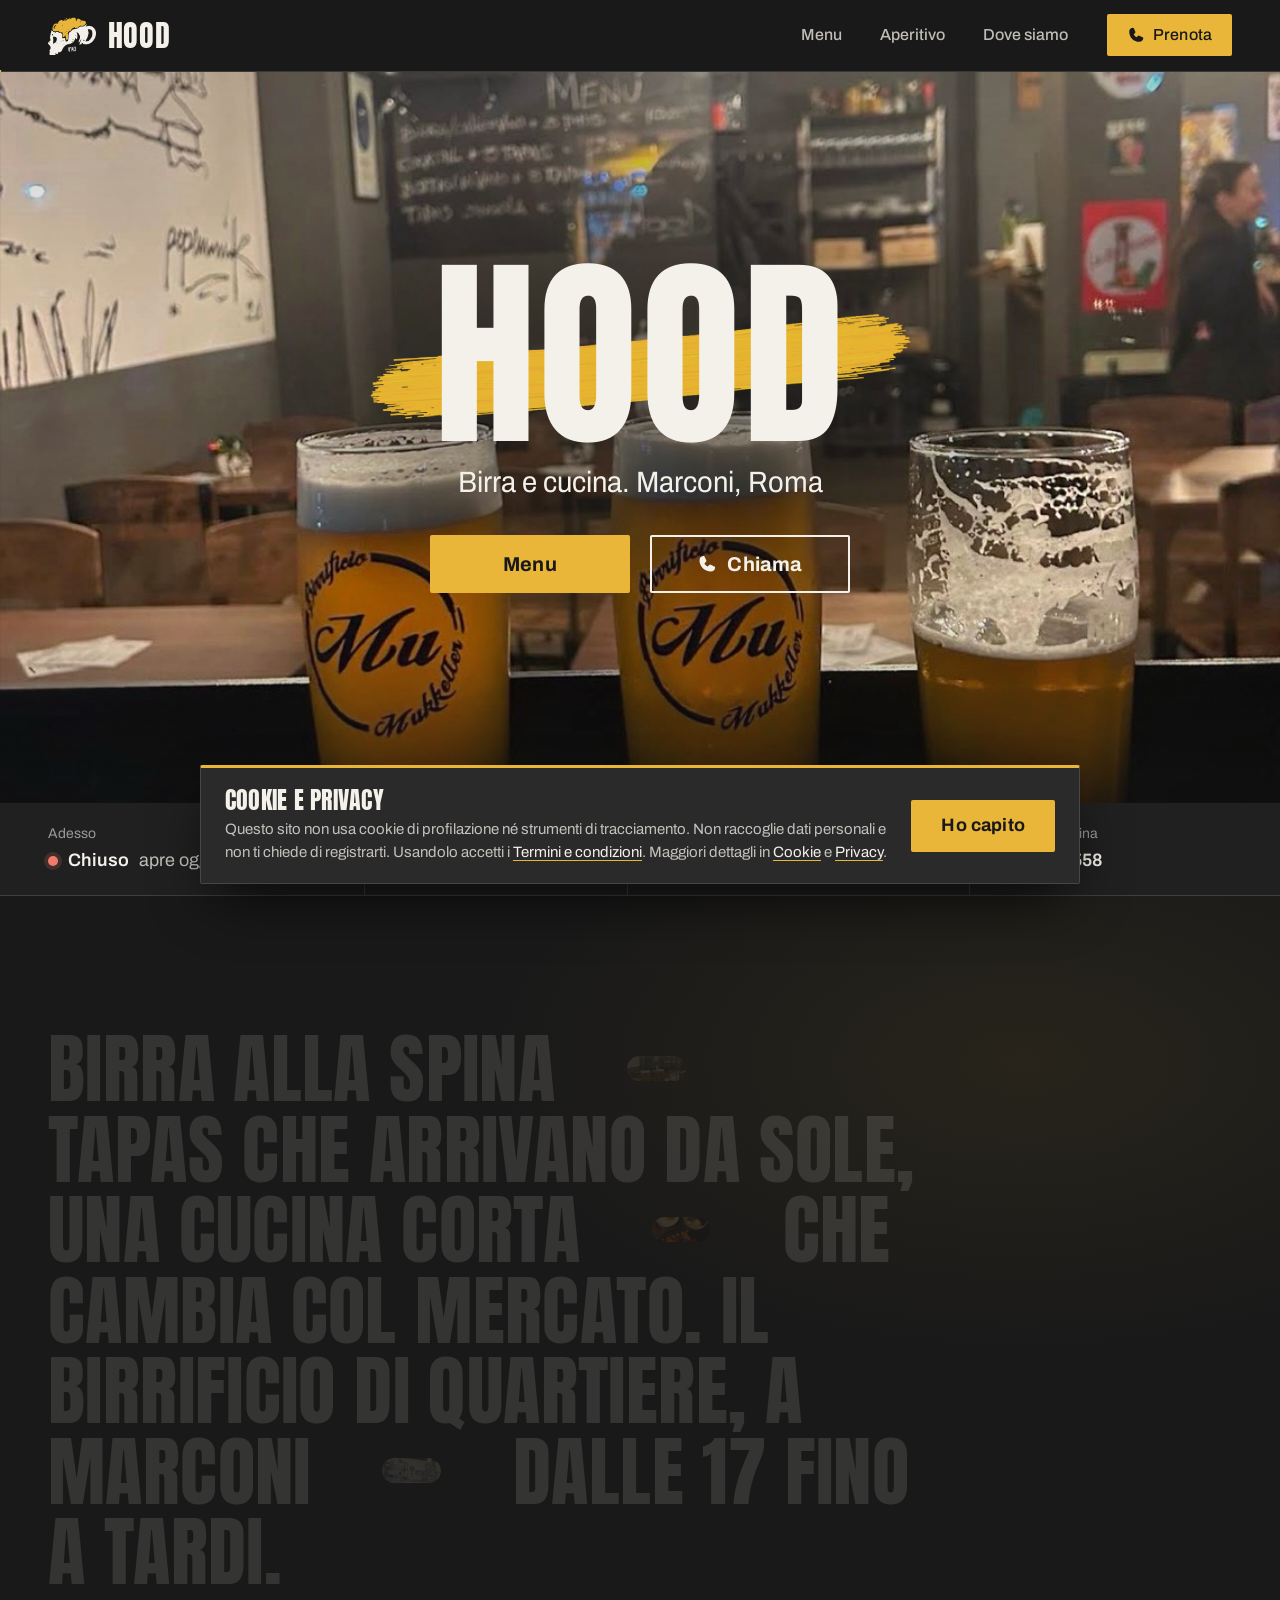
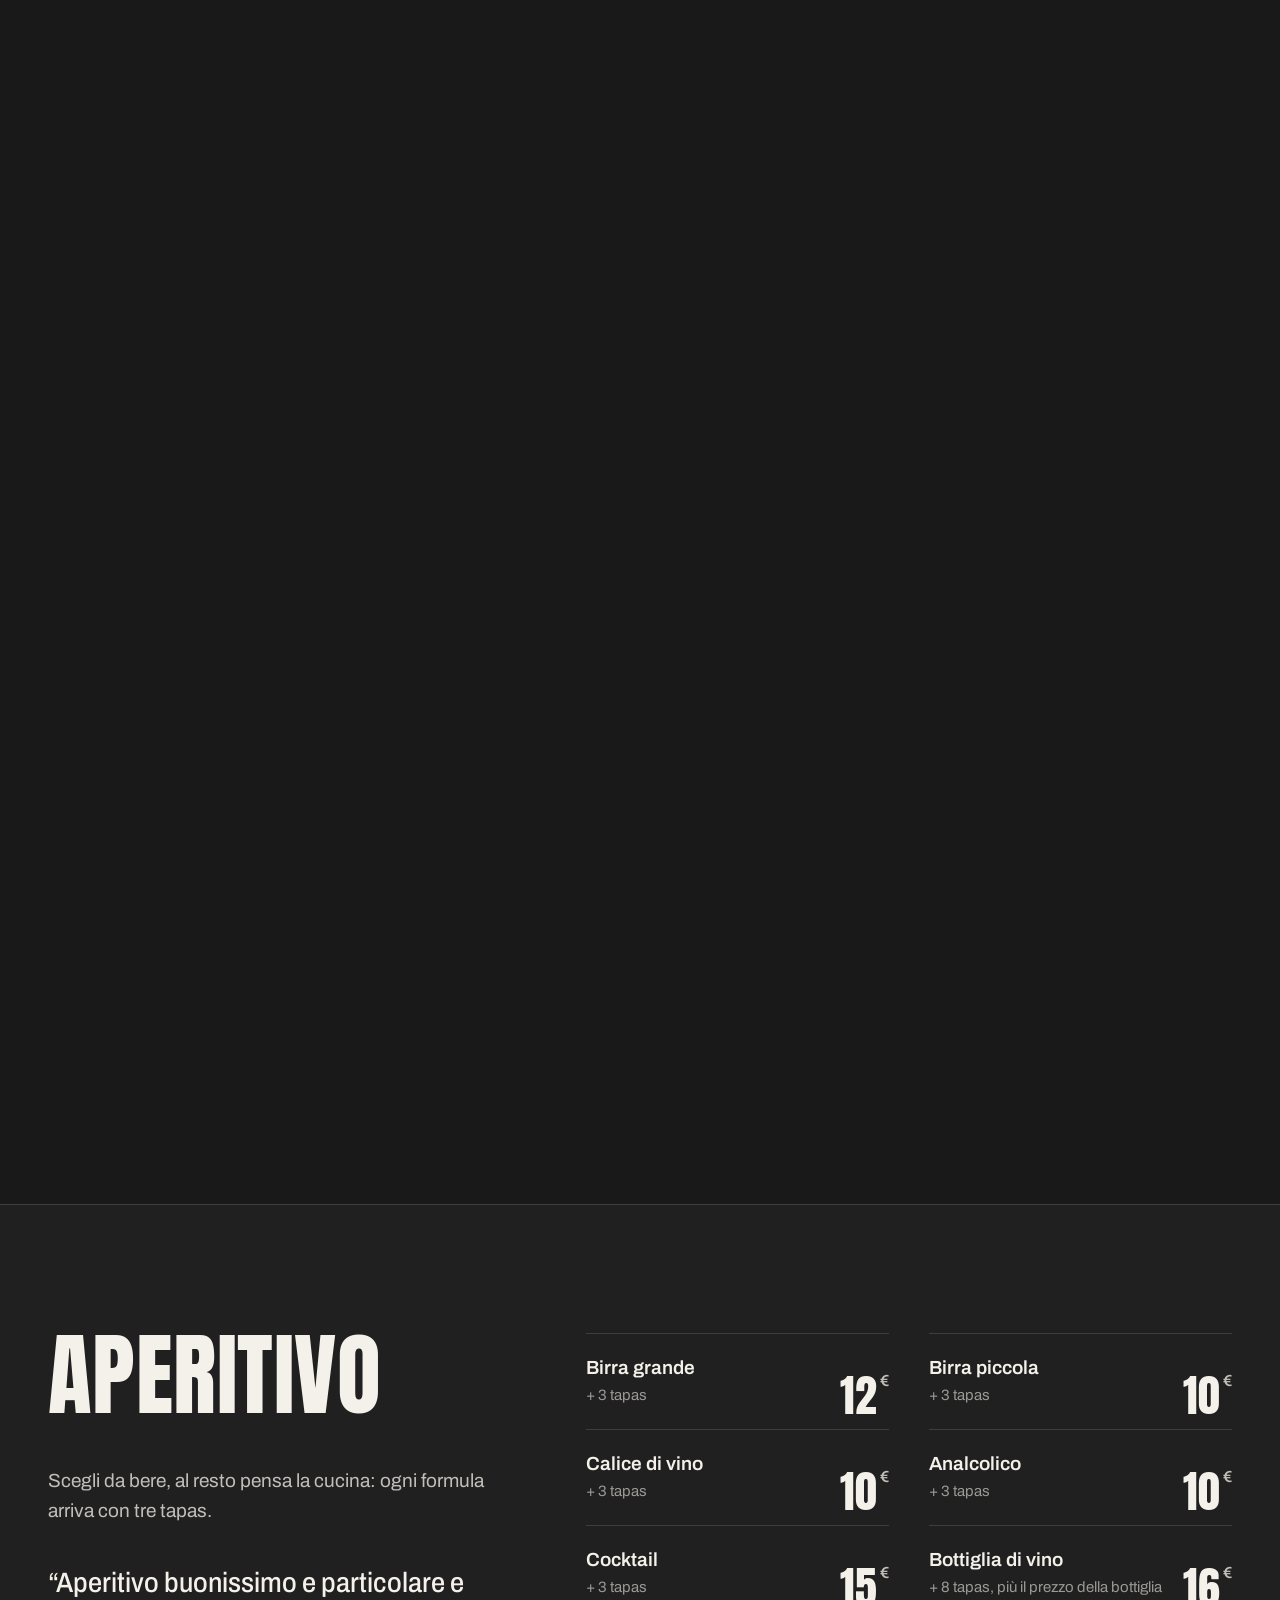
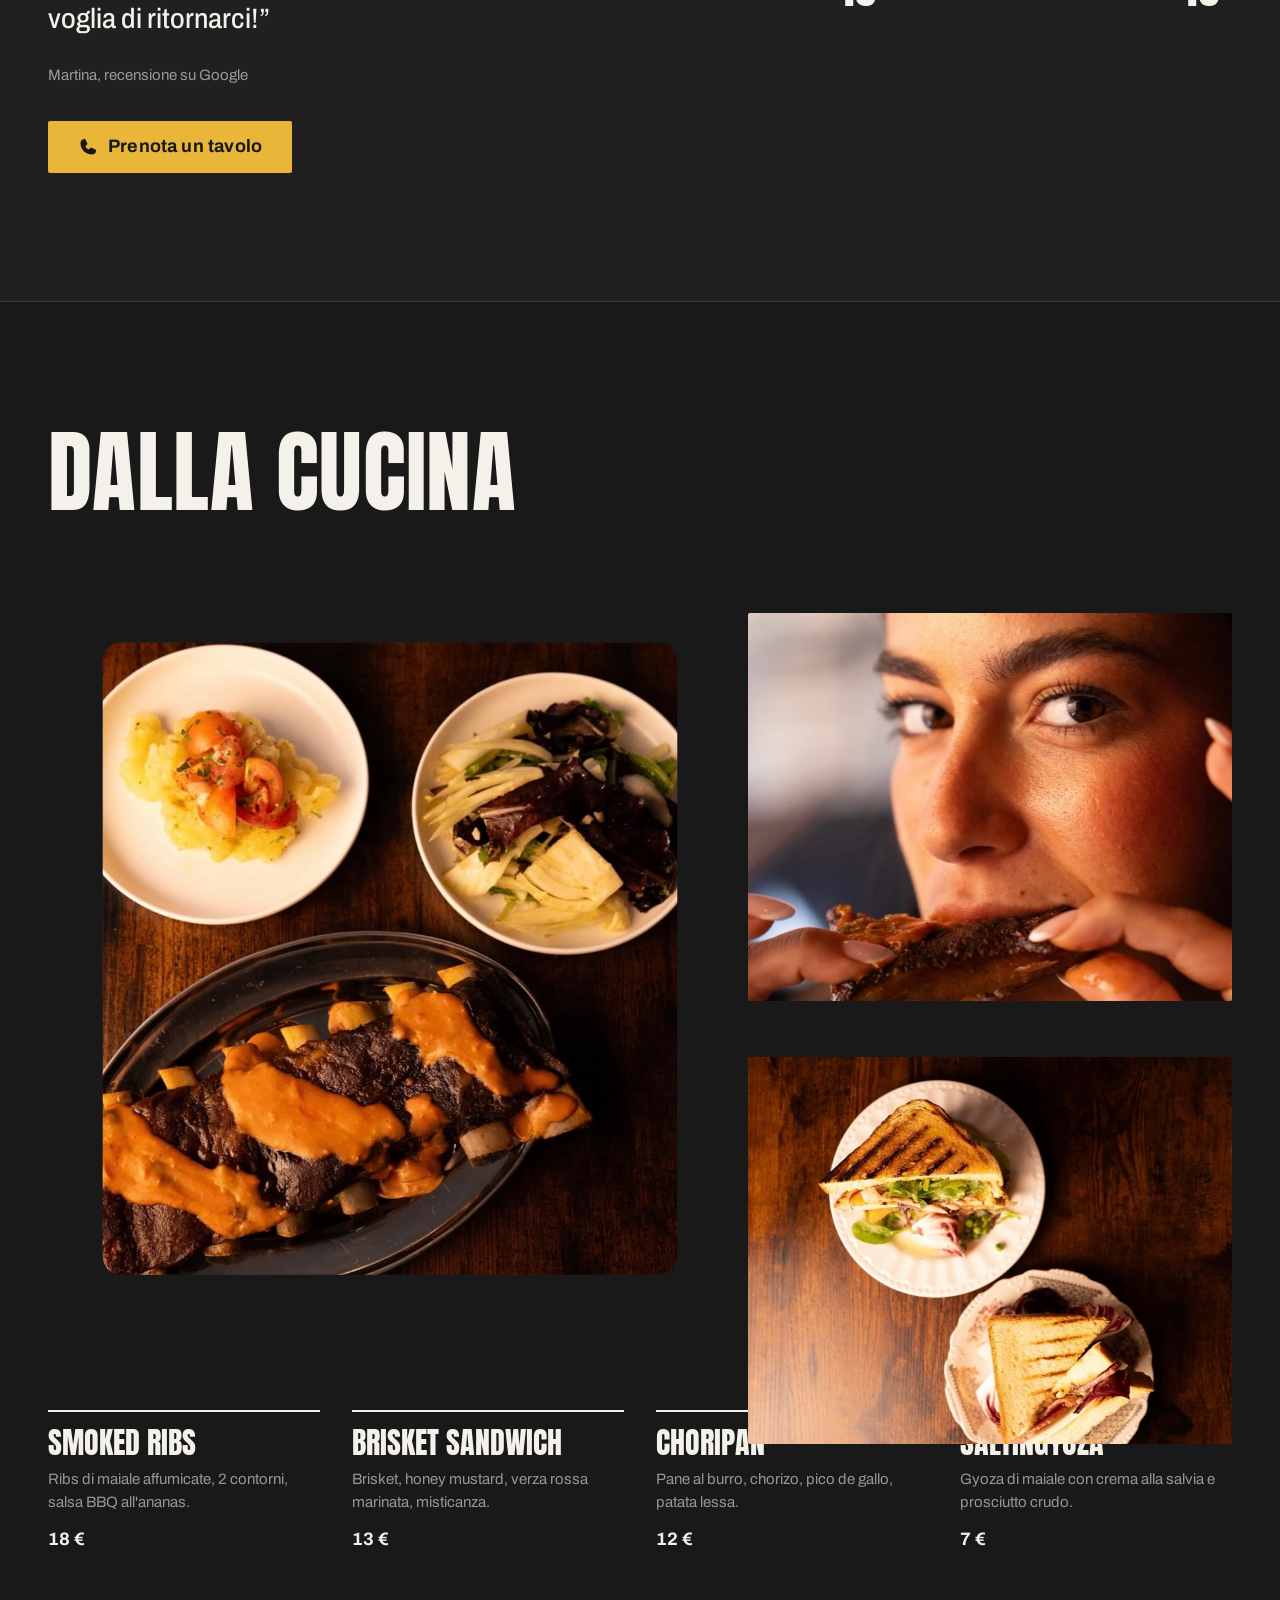
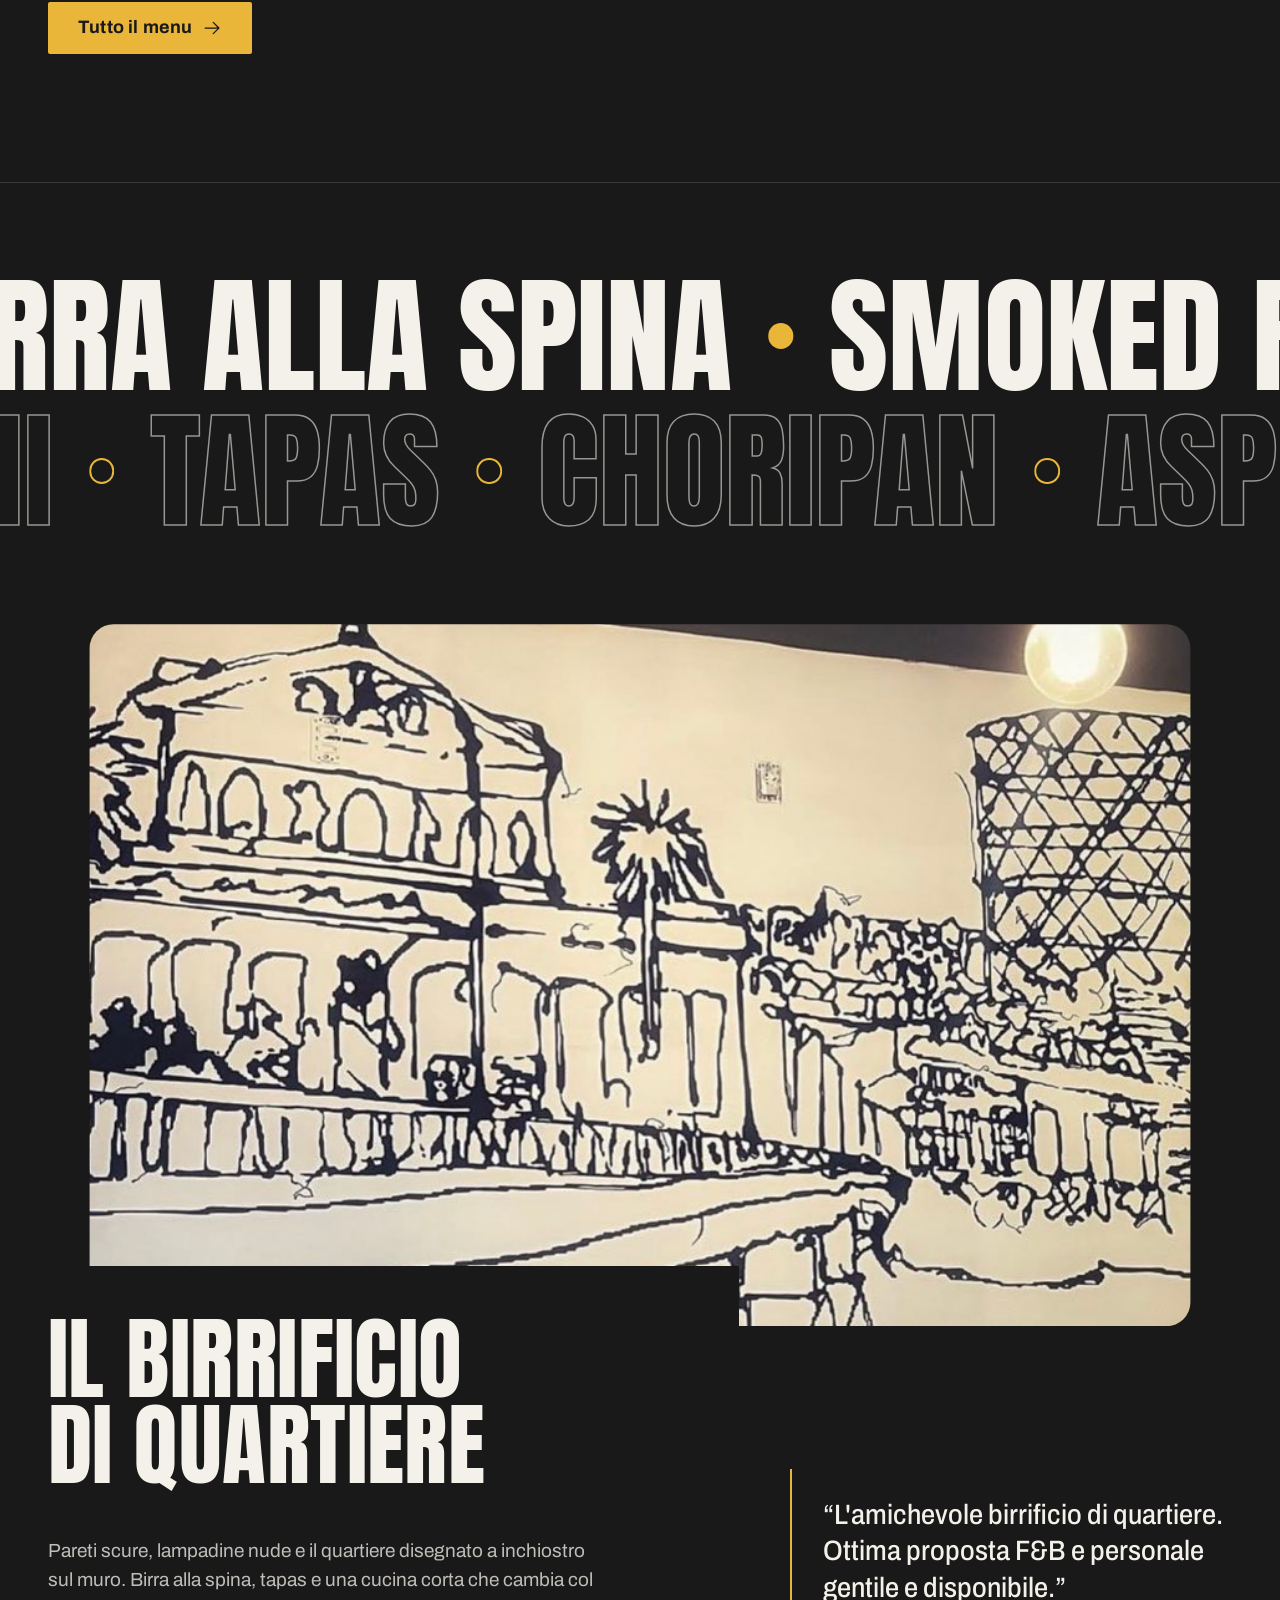
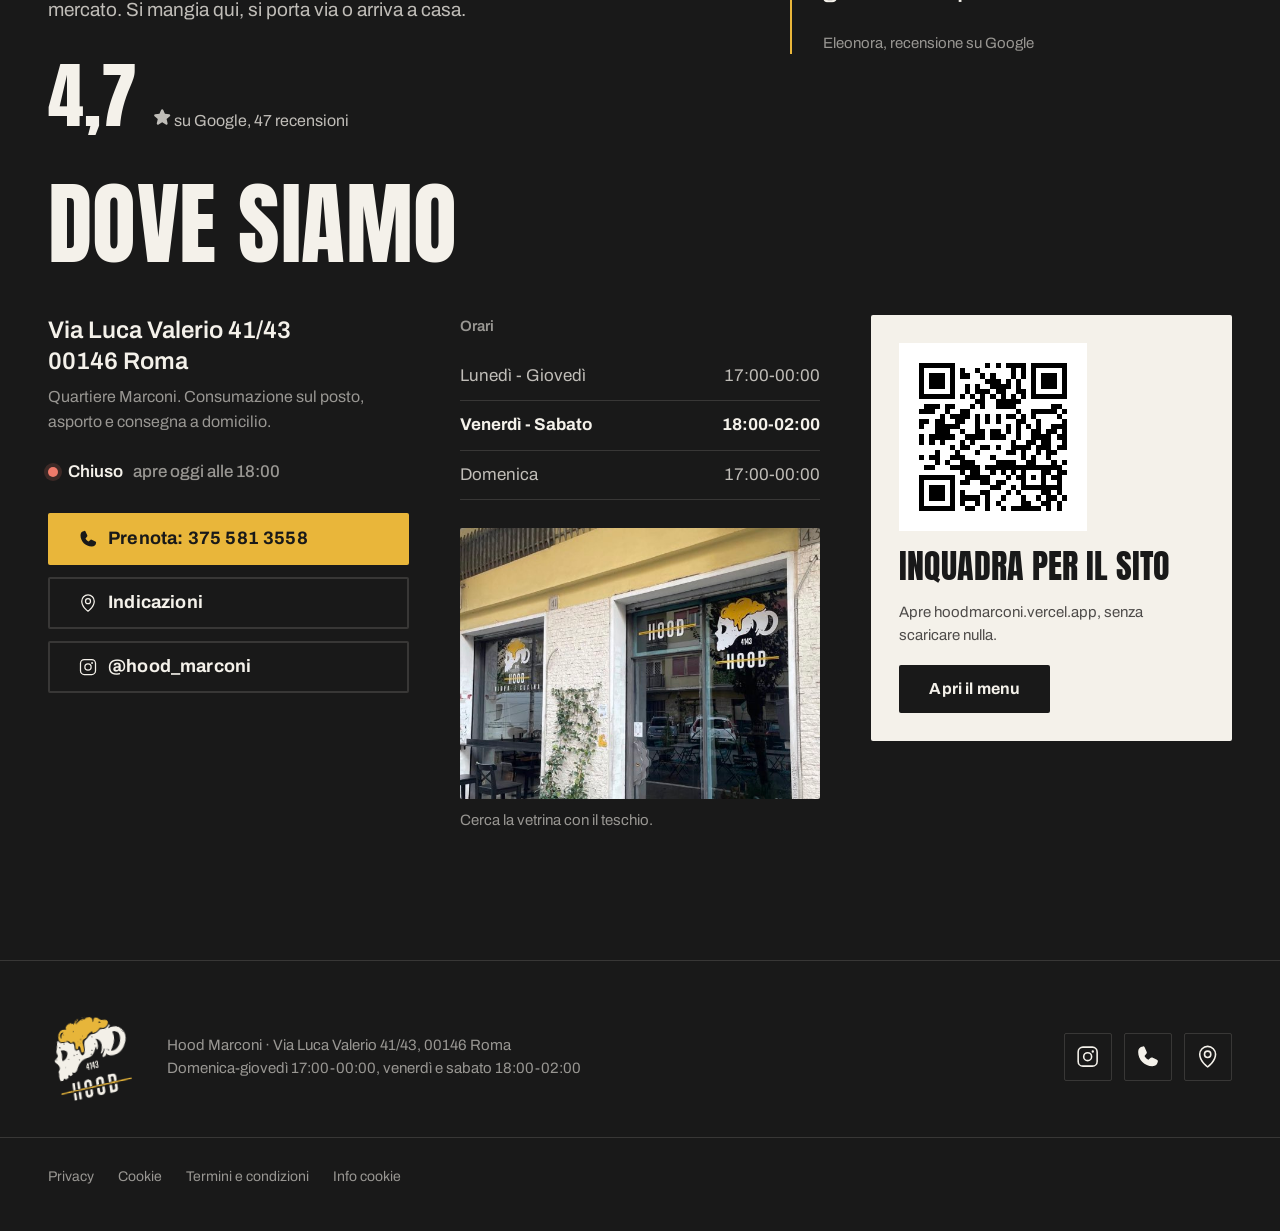
<file: index.html>
<!DOCTYPE html>
<html lang="it">
<head>
<meta charset="UTF-8">
<meta name="viewport" content="width=device-width, initial-scale=1, viewport-fit=cover">
<title>Hood Marconi | Birra e cucina a Roma</title>
<meta name="description" content="Hood Marconi, birrificio di quartiere in Via Luca Valerio 41/43, Roma. Birra alla spina, aperitivo con tapas e cucina. Aperto tutti i giorni dalle 17.">
<meta name="theme-color" content="#191919">
<meta name="robots" content="noindex, nofollow">
<link rel="icon" href="assets/img/favicon.png">
<script>document.documentElement.classList.add("js");</script>
<link rel="preload" as="font" type="font/woff2" href="assets/fonts/anton-latin.woff2" crossorigin>
<link rel="preload" as="font" type="font/woff2" href="assets/fonts/archivo-latin.woff2" crossorigin>
<link rel="stylesheet" href="assets/fonts.css">
<link rel="preload" as="image" href="assets/img/hero-tall.jpg" media="(min-width: 768px)">
<link rel="preload" as="image" href="assets/img/hero-portrait.jpg" media="(max-width: 767px)">
<link rel="stylesheet" href="assets/site.css">
<script type="application/ld+json">
{
  "@context": "https://schema.org",
  "@type": "BarOrPub",
  "name": "Hood Marconi",
  "servesCuisine": ["Birra artigianale", "Tapas", "Street food"],
  "telephone": "+39 375 581 3558",
  "priceRange": "10-20 €",
  "address": { "@type": "PostalAddress", "streetAddress": "Via Luca Valerio 41/43", "postalCode": "00146", "addressLocality": "Roma", "addressCountry": "IT" },
  "openingHours": ["Mo-Th 17:00-24:00", "Su 17:00-24:00", "Fr-Sa 18:00-02:00"],
  "menu": "menu.html",
  "sameAs": ["https://www.instagram.com/hood_marconi/"]
}
</script>
</head>
<body>
<svg xmlns="http://www.w3.org/2000/svg" style="display:none" aria-hidden="true"><symbol id="i-phone" viewBox="0 0 256 256" fill="currentColor"><path d="M231.88,175.08A56.26,56.26,0,0,1,176,224C96.6,224,32,159.4,32,80A56.26,56.26,0,0,1,80.92,24.12a16,16,0,0,1,16.62,9.52l21.12,47.15,0,.12A16,16,0,0,1,117.39,96c-.18.27-.37.52-.57.77L96,121.45c7.49,15.22,23.41,31,38.83,38.51l24.34-20.71a8.12,8.12,0,0,1,.75-.56,16,16,0,0,1,15.17-1.4l.13.06,47.11,21.11A16,16,0,0,1,231.88,175.08Z"/></symbol><symbol id="i-pin" viewBox="0 0 256 256" fill="currentColor"><path d="M128,64a40,40,0,1,0,40,40A40,40,0,0,0,128,64Zm0,64a24,24,0,1,1,24-24A24,24,0,0,1,128,128Zm0-112a88.1,88.1,0,0,0-88,88c0,31.4,14.51,64.68,42,96.25a254.19,254.19,0,0,0,41.45,38.3,8,8,0,0,0,9.18,0A254.19,254.19,0,0,0,174,200.25c27.45-31.57,42-64.85,42-96.25A88.1,88.1,0,0,0,128,16Zm0,206c-16.53-13-72-60.75-72-118a72,72,0,0,1,144,0C200,161.23,144.53,209,128,222Z"/></symbol><symbol id="i-ig" viewBox="0 0 256 256" fill="currentColor"><path d="M128,80a48,48,0,1,0,48,48A48.05,48.05,0,0,0,128,80Zm0,80a32,32,0,1,1,32-32A32,32,0,0,1,128,160ZM176,24H80A56.06,56.06,0,0,0,24,80v96a56.06,56.06,0,0,0,56,56h96a56.06,56.06,0,0,0,56-56V80A56.06,56.06,0,0,0,176,24Zm40,152a40,40,0,0,1-40,40H80a40,40,0,0,1-40-40V80A40,40,0,0,1,80,40h96a40,40,0,0,1,40,40ZM192,76a12,12,0,1,1-12-12A12,12,0,0,1,192,76Z"/></symbol><symbol id="i-out" viewBox="0 0 256 256" fill="currentColor"><path d="M200,64V168a8,8,0,0,1-16,0V83.31L69.66,197.66a8,8,0,0,1-11.32-11.32L172.69,72H88a8,8,0,0,1,0-16H192A8,8,0,0,1,200,64Z"/></symbol><symbol id="i-right" viewBox="0 0 256 256" fill="currentColor"><path d="M221.66,133.66l-72,72a8,8,0,0,1-11.32-11.32L196.69,136H40a8,8,0,0,1,0-16H196.69L138.34,61.66a8,8,0,0,1,11.32-11.32l72,72A8,8,0,0,1,221.66,133.66Z"/></symbol><symbol id="i-left" viewBox="0 0 256 256" fill="currentColor"><path d="M224,128a8,8,0,0,1-8,8H59.31l58.35,58.34a8,8,0,0,1-11.32,11.32l-72-72a8,8,0,0,1,0-11.32l72-72a8,8,0,0,1,11.32,11.32L59.31,120H216A8,8,0,0,1,224,128Z"/></symbol><symbol id="i-share" viewBox="0 0 256 256" fill="currentColor"><path d="M176,160a39.89,39.89,0,0,0-28.62,12.09l-46.1-29.63a39.8,39.8,0,0,0,0-28.92l46.1-29.63a40,40,0,1,0-8.66-13.45l-46.1,29.63a40,40,0,1,0,0,55.82l46.1,29.63A40,40,0,1,0,176,160Zm0-128a24,24,0,1,1-24,24A24,24,0,0,1,176,32ZM64,152a24,24,0,1,1,24-24A24,24,0,0,1,64,152Zm112,72a24,24,0,1,1,24-24A24,24,0,0,1,176,224Z"/></symbol><symbol id="i-up" viewBox="0 0 256 256" fill="currentColor"><path d="M205.66,117.66a8,8,0,0,1-11.32,0L136,59.31V216a8,8,0,0,1-16,0V59.31L61.66,117.66a8,8,0,0,1-11.32-11.32l72-72a8,8,0,0,1,11.32,0l72,72A8,8,0,0,1,205.66,117.66Z"/></symbol><symbol id="i-star" viewBox="0 0 256 256" fill="currentColor"><path d="M234.29,114.85l-45,38.83L203,211.75a16.4,16.4,0,0,1-24.5,17.82L128,198.49,77.47,229.57A16.4,16.4,0,0,1,53,211.75l13.76-58.07-45-38.83A16.46,16.46,0,0,1,31.08,86l59-4.76,22.76-55.08a16.36,16.36,0,0,1,30.27,0l22.75,55.08,59,4.76a16.46,16.46,0,0,1,9.37,28.86Z"/></symbol></svg>
<a class="skip" href="#main">Vai al contenuto</a>

<header class="nav">
  <div class="wrap nav__inner">
    <a class="brand" href="index.html" aria-label="Hood Marconi, home">
      <img src="assets/img/hood-mark.png" alt="" width="160" height="127">
      <span>HOOD</span>
    </a>
    <nav class="nav__links" aria-label="Principale">
      <a class="nav__keep" href="menu.html">Menu</a>
      <a href="#aperitivo">Aperitivo</a>
      <a class="nav__keep" href="#dove-siamo">Dove siamo</a>
      <a class="btn btn--beer btn--sm nav__book" href="tel:+393755813558"><svg class="ic" aria-hidden="true"><use href="#i-phone"/></svg>Prenota</a>
      <a class="nav__call" href="tel:+393755813558" aria-label="Chiama Hood Marconi per prenotare"><svg class="ic" aria-hidden="true"><use href="#i-phone"/></svg></a>
    </nav>
  </div>
  <div class="nav__progress" aria-hidden="true"></div>
</header>

<main id="main">

  <section class="hero" aria-labelledby="hero-title">
    <picture class="hero__photo">
      <source media="(min-width: 768px)" srcset="assets/img/hero-tall.jpg">
      <img src="assets/img/hero-portrait.jpg" alt="Tre birre artigianali nei bicchieri del Birrificio Mu sul bancone di Hood, con la sala e il murale sullo sfondo" fetchpriority="high" decoding="async">
    </picture>

    <div class="hero__shade" aria-hidden="true"></div>
    <div class="hero__content">
      <h1 class="hero__title" id="hero-title">
        <img class="hero__brush" src="assets/plates/brush.png" alt="" width="1400" height="209">
        <span class="hero__word" aria-hidden="true">HOOD</span>
        <span class="sr-only">Hood Marconi</span>
      </h1>
      <p class="hero__sub">Birra e cucina. Marconi, Roma</p>
      <div class="hero__cta">
        <a class="btn btn--beer" href="menu.html">Menu</a>
        <a class="btn btn--line" href="tel:+393755813558"><svg class="ic" aria-hidden="true"><use href="#i-phone"/></svg>Chiama</a>
      </div>
    </div>
  </section>

  <div class="strip" id="strip">
    <div class="wrap strip__grid">
      <div class="strip__cell strip__status" data-status aria-live="polite">
        <small>Adesso</small>
        <strong><span class="status__dot" aria-hidden="true"></span><span class="status__label" data-status-label><span>Orari</span></span><span class="strip__detail" data-status-detail></span></strong>
      </div>
      <div class="strip__cell strip__today">
        <small data-today-name>Oggi</small>
        <strong class="num" data-today-hours>17:00-00:00</strong>
      </div>
      <a class="strip__cell" href="https://www.google.com/maps/search/?api=1&amp;query=Hood+Marconi+Via+Luca+Valerio+41+Roma" target="_blank" rel="noopener">
        <small>Via Luca Valerio 41/43</small>
        <strong>Indicazioni <svg class="ic ic--nudge" aria-hidden="true"><use href="#i-out"/></svg></strong>
      </a>
      <a class="strip__cell" href="tel:+393755813558">
        <small>Prenota o ordina</small>
        <strong class="num">375 581 3558</strong>
      </a>
    </div>
  </div>

  <section class="manifesto" aria-label="Chi siamo">
    <div class="wrap">
      <p class="manifesto__text" data-words>Birra alla spina <span class="pill" style="background-image:url(assets/img/hero-portrait.jpg)" aria-hidden="true"></span> tapas che arrivano da sole, una cucina corta <span class="pill" style="background-image:url(assets/img/ribs.jpg)" aria-hidden="true"></span> che cambia col mercato. Il birrificio di quartiere, a Marconi <span class="pill" style="background-image:url(assets/img/murale.jpg);background-position:50% 40%" aria-hidden="true"></span> dalle 17 fino a tardi.</p>
    </div>
  </section>

  <section class="section aperitivo" id="aperitivo" aria-labelledby="aperitivo-title">
    <div class="wrap aperitivo__grid">
      <div class="aperitivo__intro">
        <h2 class="display section__title" id="aperitivo-title" data-reveal="title">Aperitivo</h2>
        <p class="lede">Scegli da bere, al resto pensa la cucina: ogni formula arriva con tre tapas.</p>
        <blockquote class="quote">
          <p>“Aperitivo buonissimo e particolare e voglia di ritornarci!”</p>
          <footer>Martina, recensione su Google</footer>
        </blockquote>
        <a class="btn btn--beer aperitivo__book" href="tel:+393755813558"><svg class="ic" aria-hidden="true"><use href="#i-phone"/></svg>Prenota un tavolo</a>
      </div>

      <div class="board">
        <div class="board__item" data-reveal style="--i:0"><h3>Birra grande</h3><p>+ 3 tapas</p><span class="board__price num">12<sup>€</sup></span></div>
        <div class="board__item" data-reveal style="--i:1"><h3>Birra piccola</h3><p>+ 3 tapas</p><span class="board__price num">10<sup>€</sup></span></div>
        <div class="board__item" data-reveal style="--i:2"><h3>Calice di vino</h3><p>+ 3 tapas</p><span class="board__price num">10<sup>€</sup></span></div>
        <div class="board__item" data-reveal style="--i:3"><h3>Analcolico</h3><p>+ 3 tapas</p><span class="board__price num">10<sup>€</sup></span></div>
        <div class="board__item" data-reveal style="--i:4"><h3>Cocktail</h3><p>+ 3 tapas</p><span class="board__price num">15<sup>€</sup></span></div>
        <div class="board__item" data-reveal style="--i:5"><h3>Bottiglia di vino</h3><p>+ 8 tapas, più il prezzo della bottiglia</p><span class="board__price num">16<sup>€</sup></span></div>
      </div>
    </div>
  </section>

  <section class="section cucina" id="cucina" aria-labelledby="cucina-title">
    <div class="wrap">
      <h2 class="display section__title" id="cucina-title" data-reveal="title">Dalla cucina</h2>

      <div class="cucina__grid">
        <div class="cucina__lead" data-reveal="photo">
          <figure class="photo"><img src="assets/img/ribs.jpg" alt="Smoked ribs di maiale con salsa BBQ, purè con pomodorini e insalata di finocchi" loading="lazy" decoding="async" width="1008" height="1150"></figure>
        </div>
        <div class="cucina__side" data-reveal="photo" style="--i:1">
          <figure class="photo"><img src="assets/img/morso.jpg" alt="Una ragazza addenta una costina affumicata" loading="lazy" decoding="async" width="618" height="900"></figure>
        </div>
        <div class="cucina__side" data-reveal="photo" style="--i:2">
          <figure class="photo"><img src="assets/img/tramezzini.jpg" alt="Due tramezzini tostati su piattini di porcellana" loading="lazy" decoding="async" width="747" height="900"></figure>
        </div>
      </div>

      <div class="dishes">
        <article class="dish" data-reveal style="--i:0"><h3>Smoked ribs</h3><p>Ribs di maiale affumicate, 2 contorni, salsa BBQ all'ananas.</p><span class="price num">18 €</span></article>
        <article class="dish" data-reveal style="--i:1"><h3>Brisket sandwich</h3><p>Brisket, honey mustard, verza rossa marinata, misticanza.</p><span class="price num">13 €</span></article>
        <article class="dish" data-reveal style="--i:2"><h3>Choripan</h3><p>Pane al burro, chorizo, pico de gallo, patata lessa.</p><span class="price num">12 €</span></article>
        <article class="dish" data-reveal style="--i:3"><h3>Saltingyoza</h3><p>Gyoza di maiale con crema alla salvia e prosciutto crudo.</p><span class="price num">7 €</span></article>
      </div>

      <div class="cucina__more">
        <a class="btn btn--beer" href="menu.html">Tutto il menu <svg class="ic ic--nudge" aria-hidden="true"><use href="#i-right"/></svg></a>
      </div>
    </div>
  </section>

  <div class="marquee" aria-hidden="true">
    <div class="marquee__row"><div class="marquee__track"><span>Birra alla spina</span><i></i><span>Smoked ribs</span><i></i><span>Aperitivo</span><i></i><span>Brisket</span><i></i><span>Marconi 4143</span><i></i><span>Birra alla spina</span><i></i><span>Smoked ribs</span><i></i><span>Aperitivo</span><i></i><span>Brisket</span><i></i><span>Marconi 4143</span><i></i></div></div>
    <div class="marquee__row marquee__row--outline"><div class="marquee__track"><span>Tapas</span><i></i><span>Choripan</span><i></i><span>Asporto</span><i></i><span>Saltingyoza</span><i></i><span>Tutti i giorni</span><i></i><span>Tapas</span><i></i><span>Choripan</span><i></i><span>Asporto</span><i></i><span>Saltingyoza</span><i></i><span>Tutti i giorni</span><i></i></div></div>
  </div>

  <section class="posto" aria-labelledby="posto-title">
    <div class="posto__frame"><img class="posto__img" src="assets/img/murale.jpg" alt="Il murale a inchiostro nero di Marconi sulla parete del locale, con due lampadine accese" loading="lazy" decoding="async" width="1152" height="1200"></div>
    <div class="wrap posto__panel">
      <div class="posto__text">
        <h2 class="display section__title" id="posto-title" data-reveal="title">Il birrificio di quartiere</h2>
        <p>Pareti scure, lampadine nude e il quartiere disegnato a inchiostro sul muro. Birra alla spina, tapas e una cucina corta che cambia col mercato. Si mangia qui, si porta via o arriva a casa.</p>
        <div class="rating">
          <strong class="num" data-count="4.7">4,7</strong>
          <span><svg class="ic" aria-hidden="true"><use href="#i-star"/></svg> su Google, 47 recensioni</span>
        </div>
      </div>
      <blockquote class="quote posto__quote" data-reveal>
        <p>“L'amichevole birrificio di quartiere. Ottima proposta F&amp;B e personale gentile e disponibile.”</p>
        <footer>Eleonora, recensione su Google</footer>
      </blockquote>
    </div>
  </section>

  <section class="section info" id="dove-siamo" aria-labelledby="info-title">
    <div class="wrap">
      <h2 class="display section__title" id="info-title" data-reveal="title">Dove siamo</h2>
      <div class="info__grid">

        <div>
          <p class="info__addr">Via Luca Valerio 41/43<br>00146 Roma</p>
          <p class="info__meta">Quartiere Marconi. Consumazione sul posto, asporto e consegna a domicilio.</p>
          <div class="status" data-status>
            <span class="status__dot" aria-hidden="true"></span>
            <span class="status__label" data-status-label><span>Orari</span></span>
            <span class="status__detail" data-status-detail></span>
          </div>
          <div class="info__links">
            <a class="btn btn--beer" href="tel:+393755813558"><svg class="ic" aria-hidden="true"><use href="#i-phone"/></svg><span>Prenota: <span class="num">375 581 3558</span></span></a>
            <a class="btn btn--ghost" href="https://www.google.com/maps/search/?api=1&amp;query=Hood+Marconi+Via+Luca+Valerio+41+Roma" target="_blank" rel="noopener"><svg class="ic" aria-hidden="true"><use href="#i-pin"/></svg>Indicazioni</a>
            <a class="btn btn--ghost" href="https://www.instagram.com/hood_marconi/" target="_blank" rel="noopener"><svg class="ic" aria-hidden="true"><use href="#i-ig"/></svg>@hood_marconi</a>
          </div>
        </div>

        <div>
          <h3>Orari</h3>
          <table class="hours num">
            <caption class="sr-only">Orari di apertura</caption>
            <tbody>
              <tr data-days="1,2,3,4"><th scope="row">Lunedì - Giovedì</th><td>17:00-00:00</td></tr>
              <tr data-days="5,6"><th scope="row">Venerdì - Sabato</th><td>18:00-02:00</td></tr>
              <tr data-days="0"><th scope="row">Domenica</th><td>17:00-00:00</td></tr>
            </tbody>
          </table>
          <figure class="info__store">
            <div class="photo"><img src="assets/img/vetrina.jpg" alt="La vetrina di Hood con il logo del teschio e la schiuma gialla" loading="lazy" decoding="async" width="605" height="800" style="object-position:50% 35%"></div>
            <figcaption>Cerca la vetrina con il teschio.</figcaption>
          </figure>
        </div>

        <div class="info__qr">
          <div class="qr">
            <img class="qr__code" src="assets/img/qr-menu.svg" alt="QR code che apre il sito di Hood Marconi" width="188" height="188" loading="lazy">
            <h3>Inquadra per il sito</h3>
            <p>Apre hoodmarconi.vercel.app, senza scaricare nulla.</p>
            <a class="btn btn--dark" href="menu.html">Apri il menu</a>
          </div>
        </div>

      </div>
    </div>
  </section>

</main>

<footer class="foot">
  <div class="wrap foot__grid">
    <img src="assets/img/hood-logo.png" alt="Hood 4143, birra e cucina" width="320" height="353" loading="lazy">
    <div>
      <p>Hood Marconi · Via Luca Valerio 41/43, 00146 Roma</p>
      <p>Domenica-giovedì 17:00-00:00, venerdì e sabato 18:00-02:00</p>
    </div>
    <div class="foot__social">
      <a class="icon-btn" href="https://www.instagram.com/hood_marconi/" target="_blank" rel="noopener" aria-label="Instagram"><svg class="ic" aria-hidden="true"><use href="#i-ig"/></svg></a>
      <a class="icon-btn" href="tel:+393755813558" aria-label="Telefono"><svg class="ic" aria-hidden="true"><use href="#i-phone"/></svg></a>
      <a class="icon-btn" href="https://www.google.com/maps/search/?api=1&amp;query=Hood+Marconi+Via+Luca+Valerio+41+Roma" target="_blank" rel="noopener" aria-label="Mappa"><svg class="ic" aria-hidden="true"><use href="#i-pin"/></svg></a>
    </div>
  </div>
  <nav class="wrap foot__legal" aria-label="Informazioni legali">
    <a href="privacy.html">Privacy</a>
    <a href="cookie.html">Cookie</a>
    <a href="termini.html">Termini e condizioni</a>
    <button type="button" data-consent-open>Info cookie</button>
  </nav>
</footer>

<div class="quickbar" data-quickbar aria-label="Azioni rapide">
  <a class="btn btn--beer" href="tel:+393755813558"><svg class="ic" aria-hidden="true"><use href="#i-phone"/></svg>Chiama</a>
  <a class="btn btn--ghost" href="menu.html">Menu</a>
</div>

<script src="assets/site.js" defer></script>
<script src="assets/vendor/gsap.min.js" defer></script>
<script src="assets/vendor/ScrollTrigger.min.js" defer></script>
<script src="assets/vendor/lenis.min.js" defer></script>
<script src="assets/motion.js" defer></script>
<script src="assets/consent.js" defer></script>
</body>
</html>
</file>
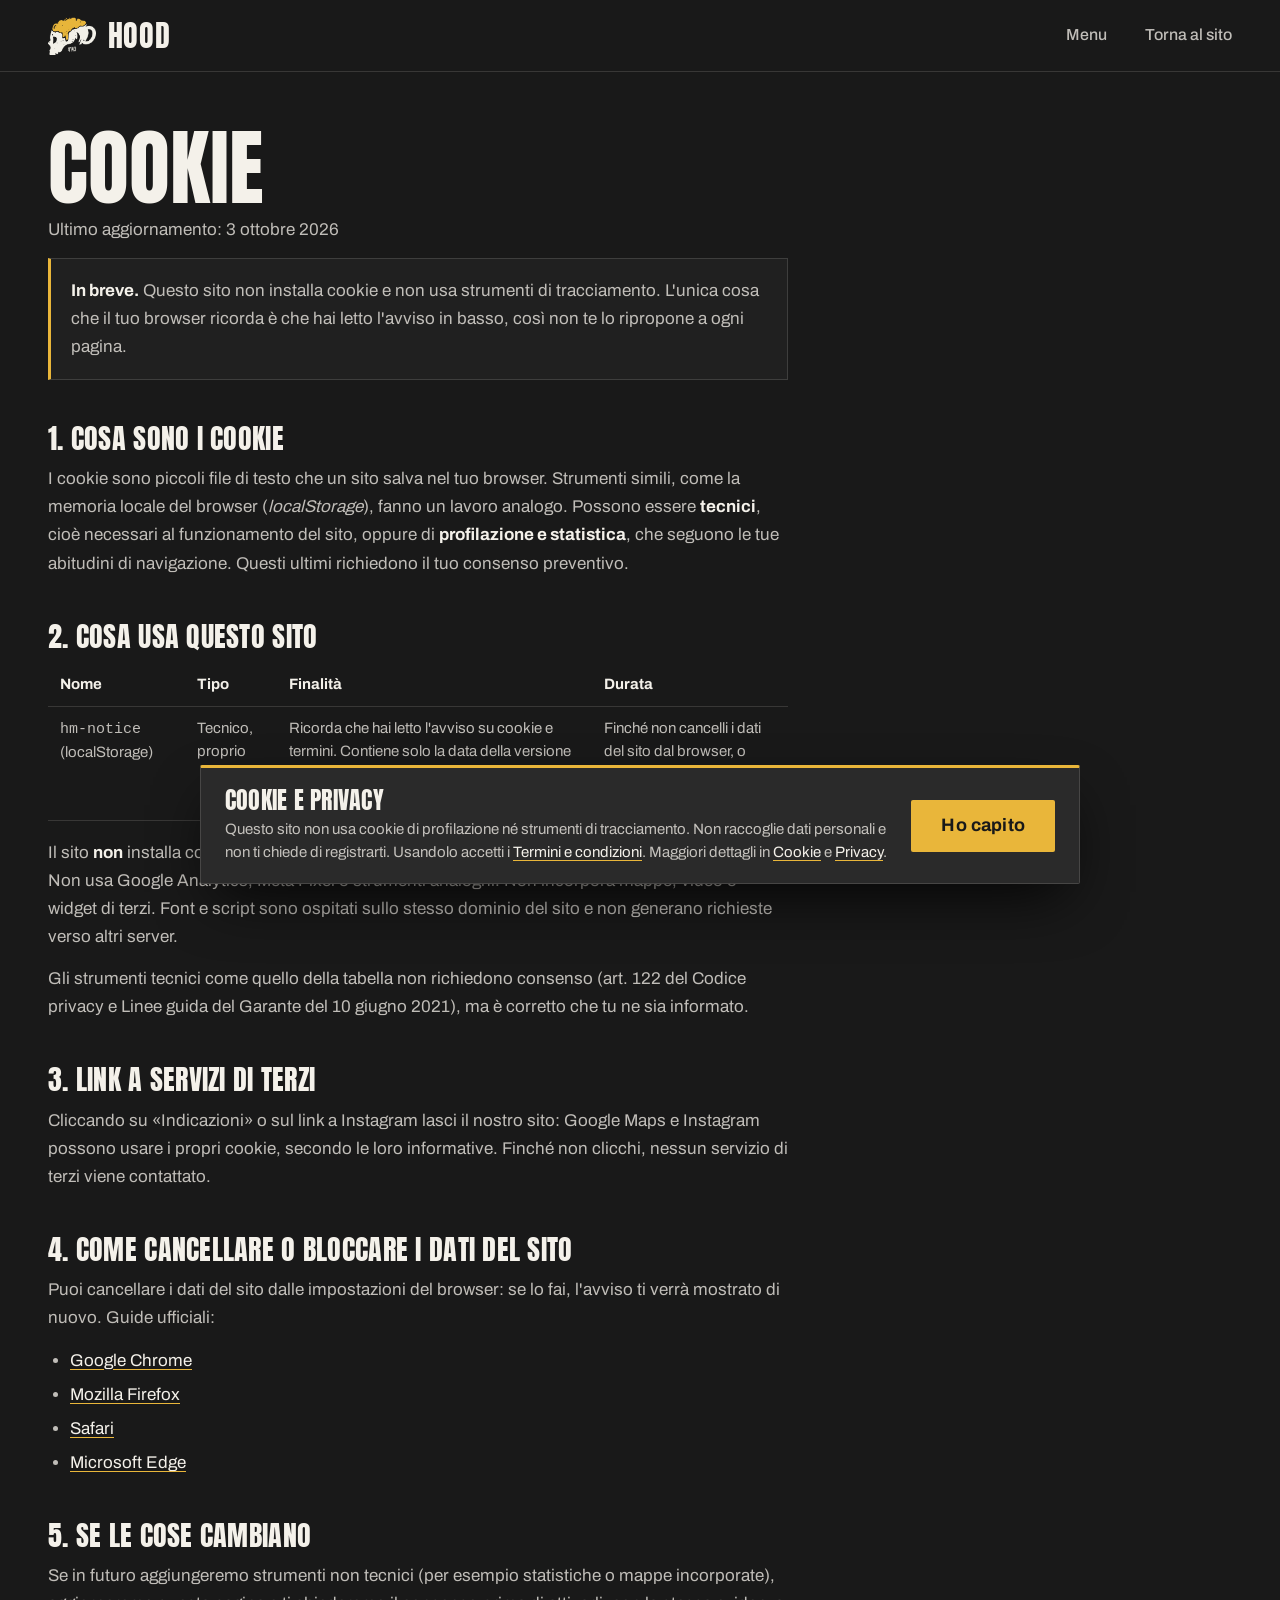
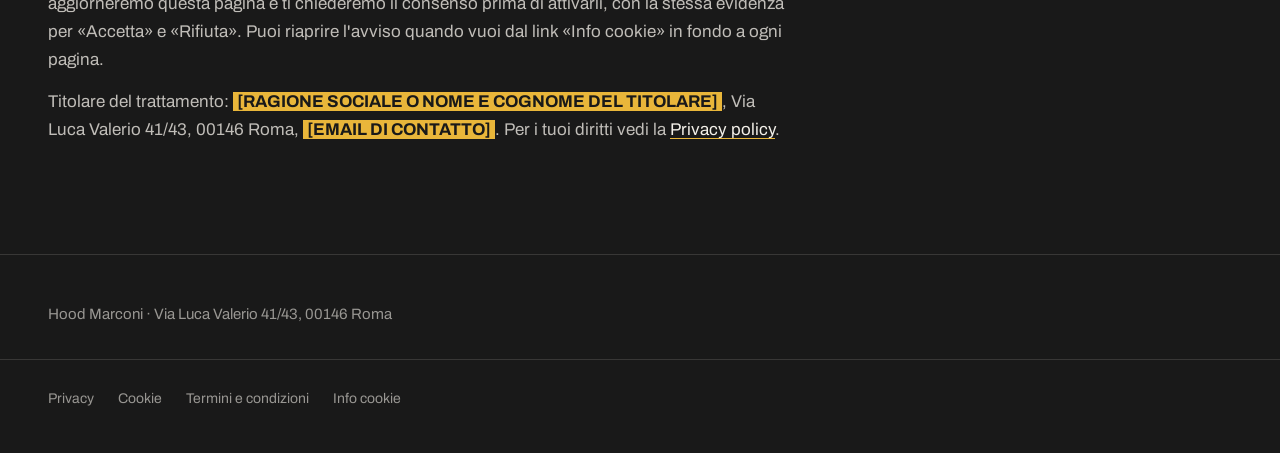
<file: cookie.html>
<!DOCTYPE html>
<html lang="it">
<head>
<meta charset="UTF-8">
<meta name="viewport" content="width=device-width, initial-scale=1, viewport-fit=cover">
<title>Cookie policy | Hood Marconi</title>
<meta name="description" content="Quali cookie e strumenti di memorizzazione usa il sito di Hood Marconi: nessun cookie di profilazione.">
<meta name="theme-color" content="#191919">
<meta name="robots" content="noindex, nofollow">
<link rel="icon" href="assets/img/favicon.png">
<link rel="preload" as="font" type="font/woff2" href="assets/fonts/anton-latin.woff2" crossorigin>
<link rel="preload" as="font" type="font/woff2" href="assets/fonts/archivo-latin.woff2" crossorigin>
<link rel="stylesheet" href="assets/fonts.css">
<link rel="stylesheet" href="assets/site.css">
</head>
<body>
<a class="skip" href="#main">Vai al contenuto</a>

<header class="nav">
  <div class="wrap nav__inner">
    <a class="brand" href="index.html" aria-label="Hood Marconi, torna alla home">
      <img src="assets/img/hood-mark.png" alt="" width="160" height="127">
      <span>HOOD</span>
    </a>
    <nav class="nav__links" aria-label="Principale">
      <a class="nav__keep" href="menu.html">Menu</a>
      <a class="nav__keep" href="index.html">Torna al sito</a>
    </nav>
  </div>
</header>

<main id="main" class="legal">
  <div class="wrap">
    <div class="legal__inner">
      <h1>Cookie</h1>
      <p class="legal__meta">Ultimo aggiornamento: 3 ottobre 2026</p>

      <div class="legal__box">
        <p><strong>In breve.</strong> Questo sito non installa cookie e non usa strumenti di tracciamento. L'unica cosa che il tuo browser ricorda è che hai letto l'avviso in basso, così non te lo ripropone a ogni pagina.</p>
      </div>

      <h2>1. Cosa sono i cookie</h2>
      <p>I cookie sono piccoli file di testo che un sito salva nel tuo browser. Strumenti simili, come la memoria locale del browser (<em>localStorage</em>), fanno un lavoro analogo. Possono essere <strong>tecnici</strong>, cioè necessari al funzionamento del sito, oppure di <strong>profilazione e statistica</strong>, che seguono le tue abitudini di navigazione. Questi ultimi richiedono il tuo consenso preventivo.</p>

      <h2>2. Cosa usa questo sito</h2>
      <div class="legal__scroll">
      <table>
        <thead><tr><th>Nome</th><th>Tipo</th><th>Finalità</th><th>Durata</th></tr></thead>
        <tbody>
          <tr><td><code>hm-notice</code> (localStorage)</td><td>Tecnico, proprio</td><td>Ricorda che hai letto l'avviso su cookie e termini. Contiene solo la data della versione dell'avviso, nessun dato personale, e non viene inviato a nessuno.</td><td>Finché non cancelli i dati del sito dal browser, o finché cambiamo i testi legali.</td></tr>
        </tbody>
      </table>
      </div>
      <p>Il sito <strong>non</strong> installa cookie di profilazione, di marketing o di statistica, né propri né di terze parti. Non usa Google Analytics, Meta Pixel o strumenti analoghi. Non incorpora mappe, video o widget di terzi. Font e script sono ospitati sullo stesso dominio del sito e non generano richieste verso altri server.</p>
      <p>Gli strumenti tecnici come quello della tabella non richiedono consenso (art. 122 del Codice privacy e Linee guida del Garante del 10 giugno 2021), ma è corretto che tu ne sia informato.</p>

      <h2>3. Link a servizi di terzi</h2>
      <p>Cliccando su «Indicazioni» o sul link a Instagram lasci il nostro sito: Google Maps e Instagram possono usare i propri cookie, secondo le loro informative. Finché non clicchi, nessun servizio di terzi viene contattato.</p>

      <h2>4. Come cancellare o bloccare i dati del sito</h2>
      <p>Puoi cancellare i dati del sito dalle impostazioni del browser: se lo fai, l'avviso ti verrà mostrato di nuovo. Guide ufficiali:</p>
      <ul>
        <li><a href="https://support.google.com/chrome/answer/95647" target="_blank" rel="noopener">Google Chrome</a></li>
        <li><a href="https://support.mozilla.org/it/kb/Gestione%20dei%20cookie" target="_blank" rel="noopener">Mozilla Firefox</a></li>
        <li><a href="https://support.apple.com/it-it/guide/safari/sfri11471/mac" target="_blank" rel="noopener">Safari</a></li>
        <li><a href="https://support.microsoft.com/it-it/microsoft-edge" target="_blank" rel="noopener">Microsoft Edge</a></li>
      </ul>

      <h2>5. Se le cose cambiano</h2>
      <p>Se in futuro aggiungeremo strumenti non tecnici (per esempio statistiche o mappe incorporate), aggiorneremo questa pagina e ti chiederemo il consenso prima di attivarli, con la stessa evidenza per «Accetta» e «Rifiuta». Puoi riaprire l'avviso quando vuoi dal link «Info cookie» in fondo a ogni pagina.</p>
      <p>Titolare del trattamento: <span class="todo">[RAGIONE SOCIALE O NOME E COGNOME DEL TITOLARE]</span>, Via Luca Valerio 41/43, 00146 Roma, <span class="todo">[EMAIL DI CONTATTO]</span>. Per i tuoi diritti vedi la <a href="privacy.html">Privacy policy</a>.</p>

    </div>
  </div>
</main>

<footer class="foot">
  <div class="wrap">
    <p>Hood Marconi · Via Luca Valerio 41/43, 00146 Roma</p>
  </div>
  <nav class="wrap foot__legal" aria-label="Informazioni legali">
    <a href="privacy.html">Privacy</a>
    <a href="cookie.html" aria-current="page">Cookie</a>
    <a href="termini.html">Termini e condizioni</a>
    <button type="button" data-consent-open>Info cookie</button>
  </nav>
</footer>

<script src="assets/consent.js" defer></script>
</body>
</html>
</file>
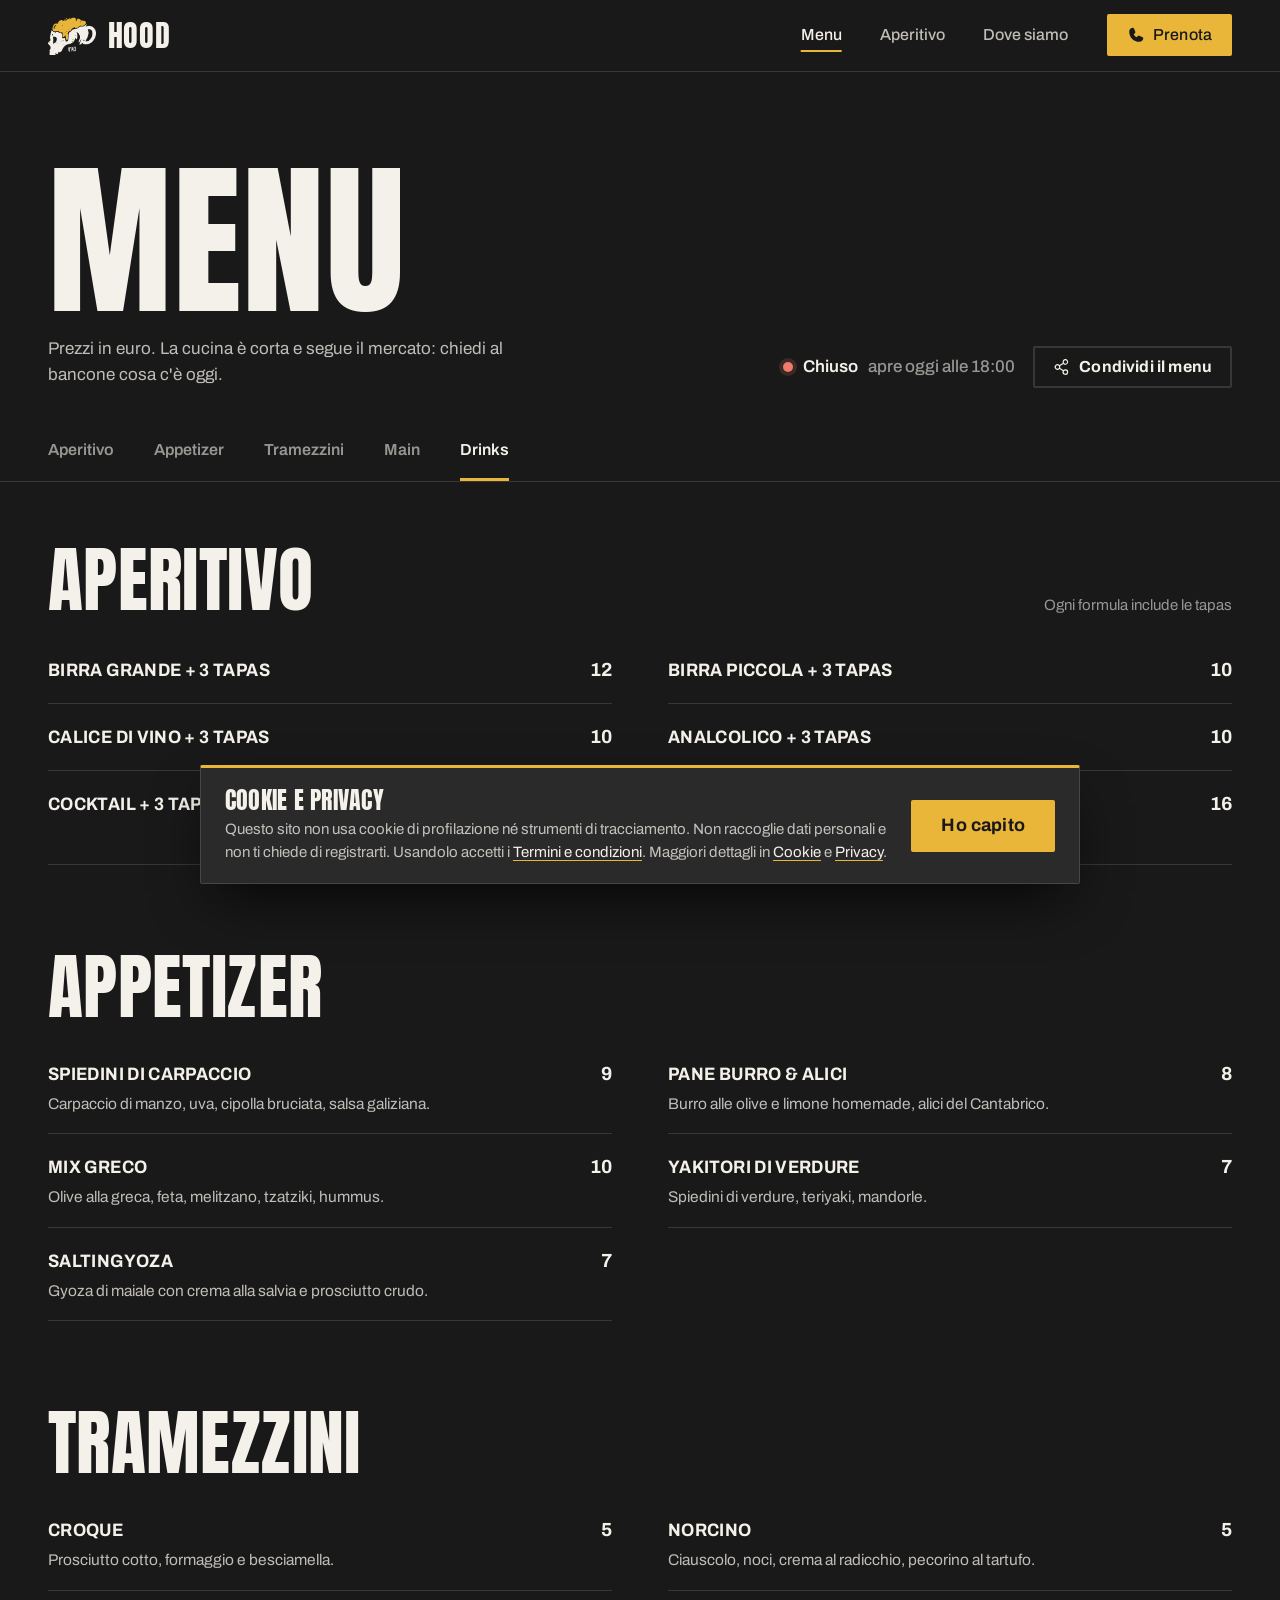
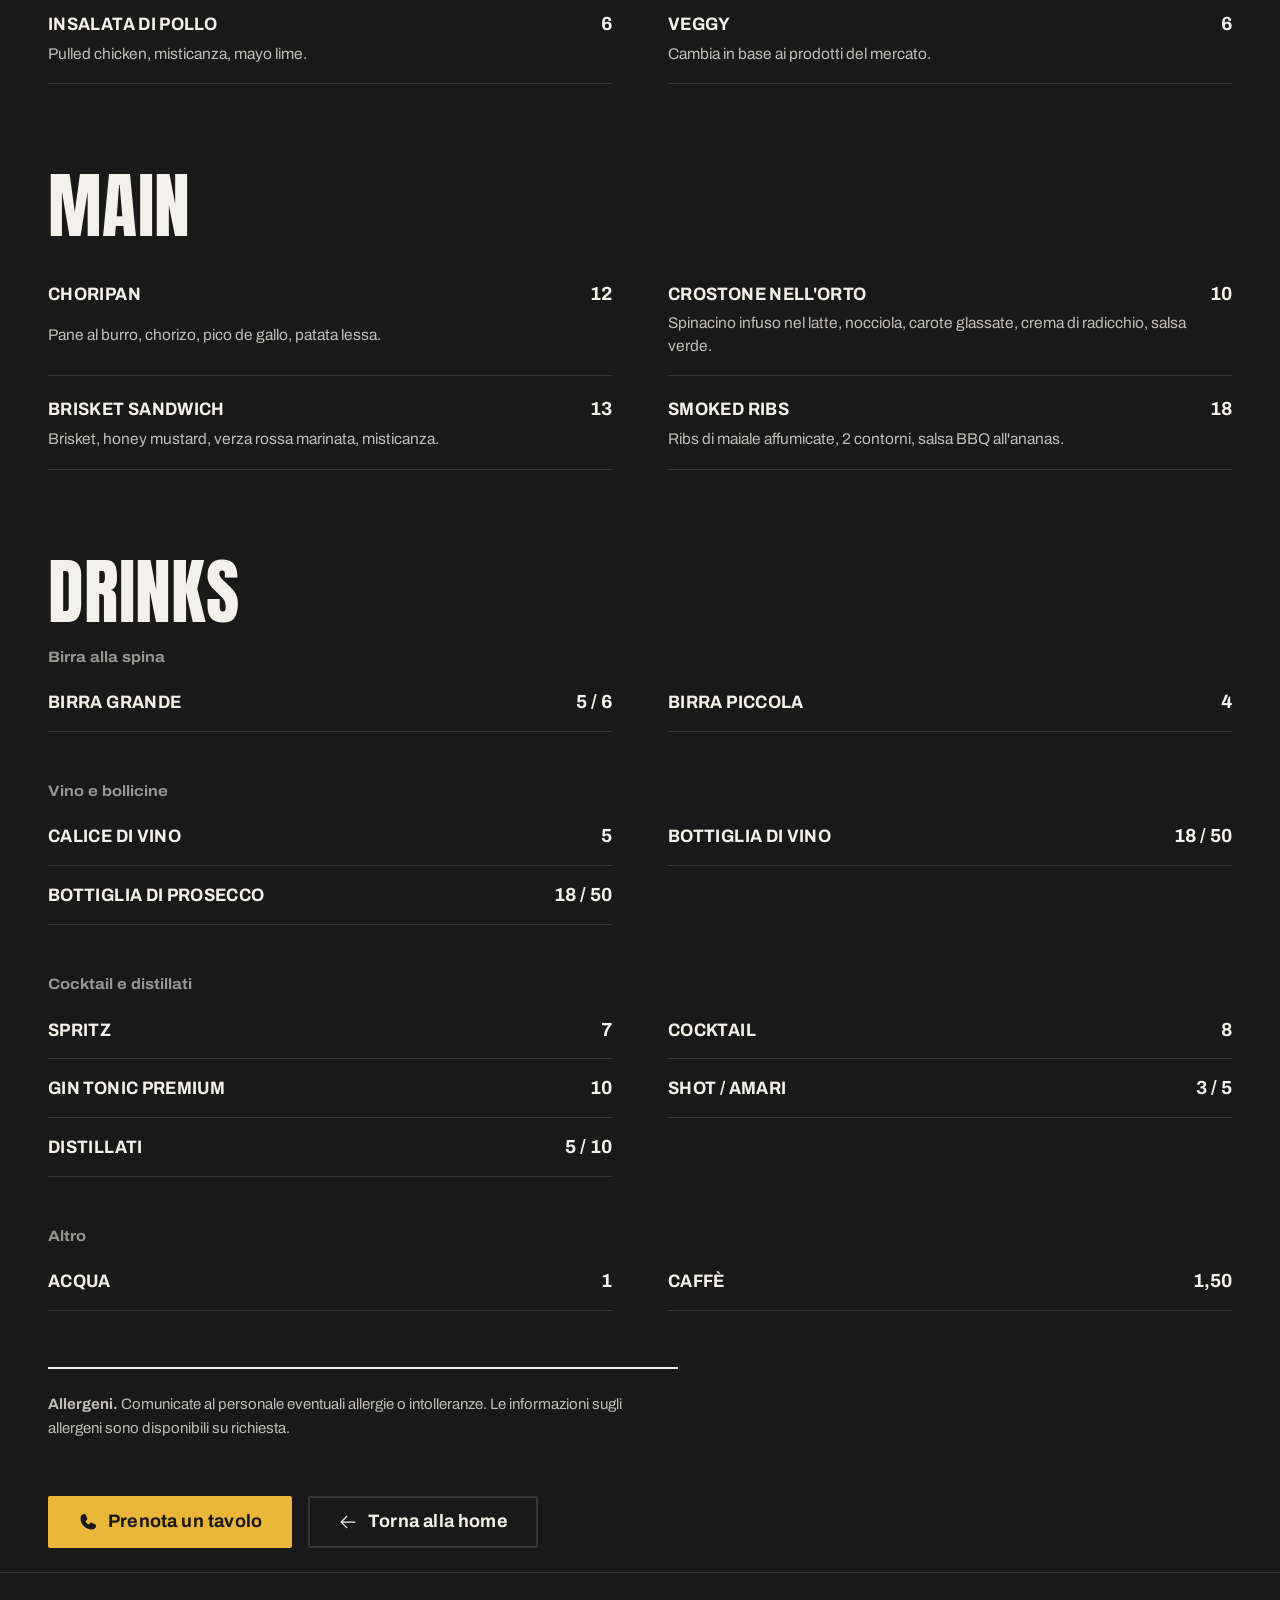
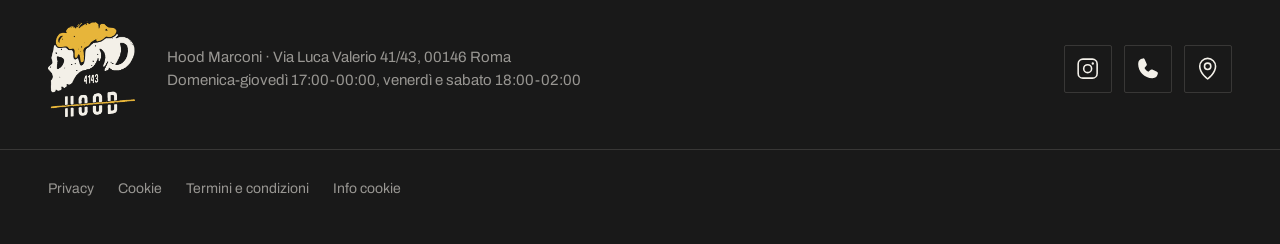
<file: menu.html>
<!DOCTYPE html>
<html lang="it">
<head>
<meta charset="UTF-8">
<meta name="viewport" content="width=device-width, initial-scale=1, viewport-fit=cover">
<title>Menu | Hood Marconi</title>
<meta name="description" content="Il menu di Hood Marconi: aperitivo con tapas, appetizer, tramezzini, piatti principali e drink, con i prezzi.">
<meta name="theme-color" content="#191919">
<meta name="robots" content="noindex, nofollow">
<link rel="icon" href="assets/img/favicon.png">
<script>document.documentElement.classList.add("js");</script>
<link rel="preload" as="font" type="font/woff2" href="assets/fonts/anton-latin.woff2" crossorigin>
<link rel="preload" as="font" type="font/woff2" href="assets/fonts/archivo-latin.woff2" crossorigin>
<link rel="stylesheet" href="assets/fonts.css">
<link rel="stylesheet" href="assets/site.css">
</head>
<body>
<svg xmlns="http://www.w3.org/2000/svg" style="display:none" aria-hidden="true"><symbol id="i-phone" viewBox="0 0 256 256" fill="currentColor"><path d="M231.88,175.08A56.26,56.26,0,0,1,176,224C96.6,224,32,159.4,32,80A56.26,56.26,0,0,1,80.92,24.12a16,16,0,0,1,16.62,9.52l21.12,47.15,0,.12A16,16,0,0,1,117.39,96c-.18.27-.37.52-.57.77L96,121.45c7.49,15.22,23.41,31,38.83,38.51l24.34-20.71a8.12,8.12,0,0,1,.75-.56,16,16,0,0,1,15.17-1.4l.13.06,47.11,21.11A16,16,0,0,1,231.88,175.08Z"/></symbol><symbol id="i-pin" viewBox="0 0 256 256" fill="currentColor"><path d="M128,64a40,40,0,1,0,40,40A40,40,0,0,0,128,64Zm0,64a24,24,0,1,1,24-24A24,24,0,0,1,128,128Zm0-112a88.1,88.1,0,0,0-88,88c0,31.4,14.51,64.68,42,96.25a254.19,254.19,0,0,0,41.45,38.3,8,8,0,0,0,9.18,0A254.19,254.19,0,0,0,174,200.25c27.45-31.57,42-64.85,42-96.25A88.1,88.1,0,0,0,128,16Zm0,206c-16.53-13-72-60.75-72-118a72,72,0,0,1,144,0C200,161.23,144.53,209,128,222Z"/></symbol><symbol id="i-ig" viewBox="0 0 256 256" fill="currentColor"><path d="M128,80a48,48,0,1,0,48,48A48.05,48.05,0,0,0,128,80Zm0,80a32,32,0,1,1,32-32A32,32,0,0,1,128,160ZM176,24H80A56.06,56.06,0,0,0,24,80v96a56.06,56.06,0,0,0,56,56h96a56.06,56.06,0,0,0,56-56V80A56.06,56.06,0,0,0,176,24Zm40,152a40,40,0,0,1-40,40H80a40,40,0,0,1-40-40V80A40,40,0,0,1,80,40h96a40,40,0,0,1,40,40ZM192,76a12,12,0,1,1-12-12A12,12,0,0,1,192,76Z"/></symbol><symbol id="i-out" viewBox="0 0 256 256" fill="currentColor"><path d="M200,64V168a8,8,0,0,1-16,0V83.31L69.66,197.66a8,8,0,0,1-11.32-11.32L172.69,72H88a8,8,0,0,1,0-16H192A8,8,0,0,1,200,64Z"/></symbol><symbol id="i-right" viewBox="0 0 256 256" fill="currentColor"><path d="M221.66,133.66l-72,72a8,8,0,0,1-11.32-11.32L196.69,136H40a8,8,0,0,1,0-16H196.69L138.34,61.66a8,8,0,0,1,11.32-11.32l72,72A8,8,0,0,1,221.66,133.66Z"/></symbol><symbol id="i-left" viewBox="0 0 256 256" fill="currentColor"><path d="M224,128a8,8,0,0,1-8,8H59.31l58.35,58.34a8,8,0,0,1-11.32,11.32l-72-72a8,8,0,0,1,0-11.32l72-72a8,8,0,0,1,11.32,11.32L59.31,120H216A8,8,0,0,1,224,128Z"/></symbol><symbol id="i-share" viewBox="0 0 256 256" fill="currentColor"><path d="M176,160a39.89,39.89,0,0,0-28.62,12.09l-46.1-29.63a39.8,39.8,0,0,0,0-28.92l46.1-29.63a40,40,0,1,0-8.66-13.45l-46.1,29.63a40,40,0,1,0,0,55.82l46.1,29.63A40,40,0,1,0,176,160Zm0-128a24,24,0,1,1-24,24A24,24,0,0,1,176,32ZM64,152a24,24,0,1,1,24-24A24,24,0,0,1,64,152Zm112,72a24,24,0,1,1,24-24A24,24,0,0,1,176,224Z"/></symbol><symbol id="i-up" viewBox="0 0 256 256" fill="currentColor"><path d="M205.66,117.66a8,8,0,0,1-11.32,0L136,59.31V216a8,8,0,0,1-16,0V59.31L61.66,117.66a8,8,0,0,1-11.32-11.32l72-72a8,8,0,0,1,11.32,0l72,72A8,8,0,0,1,205.66,117.66Z"/></symbol><symbol id="i-star" viewBox="0 0 256 256" fill="currentColor"><path d="M234.29,114.85l-45,38.83L203,211.75a16.4,16.4,0,0,1-24.5,17.82L128,198.49,77.47,229.57A16.4,16.4,0,0,1,53,211.75l13.76-58.07-45-38.83A16.46,16.46,0,0,1,31.08,86l59-4.76,22.76-55.08a16.36,16.36,0,0,1,30.27,0l22.75,55.08,59,4.76a16.46,16.46,0,0,1,9.37,28.86Z"/></symbol></svg>
<a class="skip" href="#main">Vai al menu</a>

<header class="nav">
  <div class="wrap nav__inner">
    <a class="brand" href="index.html" aria-label="Hood Marconi, torna alla home">
      <img src="assets/img/hood-mark.png" alt="" width="160" height="127">
      <span>HOOD</span>
    </a>
    <nav class="nav__links" aria-label="Principale">
      <a class="nav__keep" href="menu.html" aria-current="page">Menu</a>
      <a href="index.html#aperitivo">Aperitivo</a>
      <a class="nav__keep" href="index.html#dove-siamo">Dove siamo</a>
      <a class="btn btn--beer btn--sm nav__book" href="tel:+393755813558"><svg class="ic" aria-hidden="true"><use href="#i-phone"/></svg>Prenota</a>
      <a class="nav__call" href="tel:+393755813558" aria-label="Chiama Hood Marconi per prenotare"><svg class="ic" aria-hidden="true"><use href="#i-phone"/></svg></a>
    </nav>
  </div>
  <div class="nav__progress" aria-hidden="true"></div>
</header>

<main id="main">
  <div class="wrap menu-head">
    <div class="menu-head__row">
      <div>
        <h1 class="display menu-title"><span data-letters aria-hidden="true">Menu</span><span class="sr-only">Menu</span></h1>
        <p>Prezzi in euro. La cucina è corta e segue il mercato: chiedi al bancone cosa c'è oggi.</p>
      </div>
      <div class="status" data-status>
        <span class="status__dot" aria-hidden="true"></span>
        <span class="status__label" data-status-label><span>Orari</span></span>
        <span class="status__detail" data-status-detail></span>
        <button class="btn btn--ghost btn--sm share" type="button" data-share hidden><svg class="ic" aria-hidden="true"><use href="#i-share"/></svg><span data-share-label>Condividi il menu</span></button>
      </div>
    </div>
  </div>

  <nav class="tabs" aria-label="Sezioni del menu">
    <div class="wrap">
      <ul class="tabs__list">
        <li><a href="#aperitivo">Aperitivo</a></li>
        <li><a href="#appetizer">Appetizer</a></li>
        <li><a href="#tramezzini">Tramezzini</a></li>
        <li><a href="#main-dishes">Main</a></li>
        <li><a href="#drinks">Drinks</a></li>
        <li aria-hidden="true" class="tabs__bar"></li>
      </ul>
    </div>
  </nav>

  <section class="menu-sec" id="aperitivo" aria-labelledby="t-aperitivo">
    <div class="wrap">
      <div class="menu-sec__head">
        <h2 class="display" id="t-aperitivo">Aperitivo</h2>
        <p class="menu-sec__note">Ogni formula include le tapas</p>
      </div>
      <ul class="items">
        <li class="item"><span class="item__name">Birra grande + 3 tapas</span><span class="item__price num">12</span></li>
        <li class="item"><span class="item__name">Birra piccola + 3 tapas</span><span class="item__price num">10</span></li>
        <li class="item"><span class="item__name">Calice di vino + 3 tapas</span><span class="item__price num">10</span></li>
        <li class="item"><span class="item__name">Analcolico + 3 tapas</span><span class="item__price num">10</span></li>
        <li class="item"><span class="item__name">Cocktail + 3 tapas</span><span class="item__price num">15</span></li>
        <li class="item"><span class="item__name">Bottiglia di vino + 8 tapas</span><span class="item__price num">16</span><p class="item__desc">16 euro più il costo della bottiglia di vino.</p></li>
      </ul>
    </div>
  </section>

  <section class="menu-sec" id="appetizer" aria-labelledby="t-appetizer">
    <div class="wrap">
      <div class="menu-sec__head"><h2 class="display" id="t-appetizer">Appetizer</h2></div>
      <ul class="items">
        <li class="item"><span class="item__name">Spiedini di carpaccio</span><span class="item__price num">9</span><p class="item__desc">Carpaccio di manzo, uva, cipolla bruciata, salsa galiziana.</p></li>
        <li class="item"><span class="item__name">Pane burro &amp; alici</span><span class="item__price num">8</span><p class="item__desc">Burro alle olive e limone homemade, alici del Cantabrico.</p></li>
        <li class="item"><span class="item__name">Mix greco</span><span class="item__price num">10</span><p class="item__desc">Olive alla greca, feta, melitzano, tzatziki, hummus.</p></li>
        <li class="item"><span class="item__name">Yakitori di verdure</span><span class="item__price num">7</span><p class="item__desc">Spiedini di verdure, teriyaki, mandorle.</p></li>
        <li class="item"><span class="item__name">Saltingyoza</span><span class="item__price num">7</span><p class="item__desc">Gyoza di maiale con crema alla salvia e prosciutto crudo.</p></li>
      </ul>
    </div>
  </section>

  <section class="menu-sec" id="tramezzini" aria-labelledby="t-tramezzini">
    <div class="wrap">
      <div class="menu-sec__head"><h2 class="display" id="t-tramezzini">Tramezzini</h2></div>
      <ul class="items">
        <li class="item"><span class="item__name">Croque</span><span class="item__price num">5</span><p class="item__desc">Prosciutto cotto, formaggio e besciamella.</p></li>
        <li class="item"><span class="item__name">Norcino</span><span class="item__price num">5</span><p class="item__desc">Ciauscolo, noci, crema al radicchio, pecorino al tartufo.</p></li>
        <li class="item"><span class="item__name">Insalata di pollo</span><span class="item__price num">6</span><p class="item__desc">Pulled chicken, misticanza, mayo lime.</p></li>
        <li class="item"><span class="item__name">Veggy</span><span class="item__price num">6</span><p class="item__desc">Cambia in base ai prodotti del mercato.</p></li>
      </ul>
    </div>
  </section>

  <section class="menu-sec" id="main-dishes" aria-labelledby="t-main">
    <div class="wrap">
      <div class="menu-sec__head"><h2 class="display" id="t-main">Main</h2></div>
      <ul class="items">
        <li class="item"><span class="item__name">Choripan</span><span class="item__price num">12</span><p class="item__desc">Pane al burro, chorizo, pico de gallo, patata lessa.</p></li>
        <li class="item"><span class="item__name">Crostone nell'orto</span><span class="item__price num">10</span><p class="item__desc">Spinacino infuso nel latte, nocciola, carote glassate, crema di radicchio, salsa verde.</p></li>
        <li class="item"><span class="item__name">Brisket sandwich</span><span class="item__price num">13</span><p class="item__desc">Brisket, honey mustard, verza rossa marinata, misticanza.</p></li>
        <li class="item"><span class="item__name">Smoked ribs</span><span class="item__price num">18</span><p class="item__desc">Ribs di maiale affumicate, 2 contorni, salsa BBQ all'ananas.</p></li>
      </ul>
    </div>
  </section>

  <section class="menu-sec" id="drinks" aria-labelledby="t-drinks">
    <div class="wrap">
      <div class="menu-sec__head"><h2 class="display" id="t-drinks">Drinks</h2></div>

      <div class="menu-group">
        <h3>Birra alla spina</h3>
        <ul class="items items--drinks">
          <li class="item"><span class="item__name">Birra grande</span><span class="item__price num">5 / 6</span></li>
          <li class="item"><span class="item__name">Birra piccola</span><span class="item__price num">4</span></li>
        </ul>
      </div>

      <div class="menu-group">
        <h3>Vino e bollicine</h3>
        <ul class="items items--drinks">
          <li class="item"><span class="item__name">Calice di vino</span><span class="item__price num">5</span></li>
          <li class="item"><span class="item__name">Bottiglia di vino</span><span class="item__price num">18 / 50</span></li>
          <li class="item"><span class="item__name">Bottiglia di prosecco</span><span class="item__price num">18 / 50</span></li>
        </ul>
      </div>

      <div class="menu-group">
        <h3>Cocktail e distillati</h3>
        <ul class="items items--drinks">
          <li class="item"><span class="item__name">Spritz</span><span class="item__price num">7</span></li>
          <li class="item"><span class="item__name">Cocktail</span><span class="item__price num">8</span></li>
          <li class="item"><span class="item__name">Gin tonic premium</span><span class="item__price num">10</span></li>
          <li class="item"><span class="item__name">Shot / Amari</span><span class="item__price num">3 / 5</span></li>
          <li class="item"><span class="item__name">Distillati</span><span class="item__price num">5 / 10</span></li>
        </ul>
      </div>

      <div class="menu-group">
        <h3>Altro</h3>
        <ul class="items items--drinks">
          <li class="item"><span class="item__name">Acqua</span><span class="item__price num">1</span></li>
          <li class="item"><span class="item__name">Caffè</span><span class="item__price num">1,50</span></li>
        </ul>
      </div>

      <p class="allergens"><strong>Allergeni.</strong> Comunicate al personale eventuali allergie o intolleranze. Le informazioni sugli allergeni sono disponibili su richiesta.</p>

      <div class="menu-cta">
        <a class="btn btn--beer" href="tel:+393755813558"><svg class="ic" aria-hidden="true"><use href="#i-phone"/></svg>Prenota un tavolo</a>
        <a class="btn btn--ghost" href="index.html"><svg class="ic" aria-hidden="true"><use href="#i-left"/></svg>Torna alla home</a>
      </div>
    </div>
  </section>
</main>

<footer class="foot">
  <div class="wrap foot__grid">
    <img src="assets/img/hood-logo.png" alt="Hood 4143, birra e cucina" width="320" height="353" loading="lazy">
    <div>
      <p>Hood Marconi · Via Luca Valerio 41/43, 00146 Roma</p>
      <p>Domenica-giovedì 17:00-00:00, venerdì e sabato 18:00-02:00</p>
    </div>
    <div class="foot__social">
      <a class="icon-btn" href="https://www.instagram.com/hood_marconi/" target="_blank" rel="noopener" aria-label="Instagram"><svg class="ic" aria-hidden="true"><use href="#i-ig"/></svg></a>
      <a class="icon-btn" href="tel:+393755813558" aria-label="Telefono"><svg class="ic" aria-hidden="true"><use href="#i-phone"/></svg></a>
      <a class="icon-btn" href="https://www.google.com/maps/search/?api=1&amp;query=Hood+Marconi+Via+Luca+Valerio+41+Roma" target="_blank" rel="noopener" aria-label="Mappa"><svg class="ic" aria-hidden="true"><use href="#i-pin"/></svg></a>
    </div>
  </div>
  <nav class="wrap foot__legal" aria-label="Informazioni legali">
    <a href="privacy.html">Privacy</a>
    <a href="cookie.html">Cookie</a>
    <a href="termini.html">Termini e condizioni</a>
    <button type="button" data-consent-open>Info cookie</button>
  </nav>
</footer>

<a class="totop" href="#main" aria-label="Torna su" data-totop><svg class="ic" aria-hidden="true"><use href="#i-up"/></svg></a>

<div class="callbar">
  <a class="btn btn--beer" href="tel:+393755813558"><svg class="ic" aria-hidden="true"><use href="#i-phone"/></svg>Chiama</a>
  <a class="btn btn--ghost" href="https://www.google.com/maps/search/?api=1&amp;query=Hood+Marconi+Via+Luca+Valerio+41+Roma" target="_blank" rel="noopener"><svg class="ic" aria-hidden="true"><use href="#i-pin"/></svg>Indicazioni</a>
</div>

<script src="assets/site.js" defer></script>
<script src="assets/consent.js" defer></script>
</body>
</html>
</file>
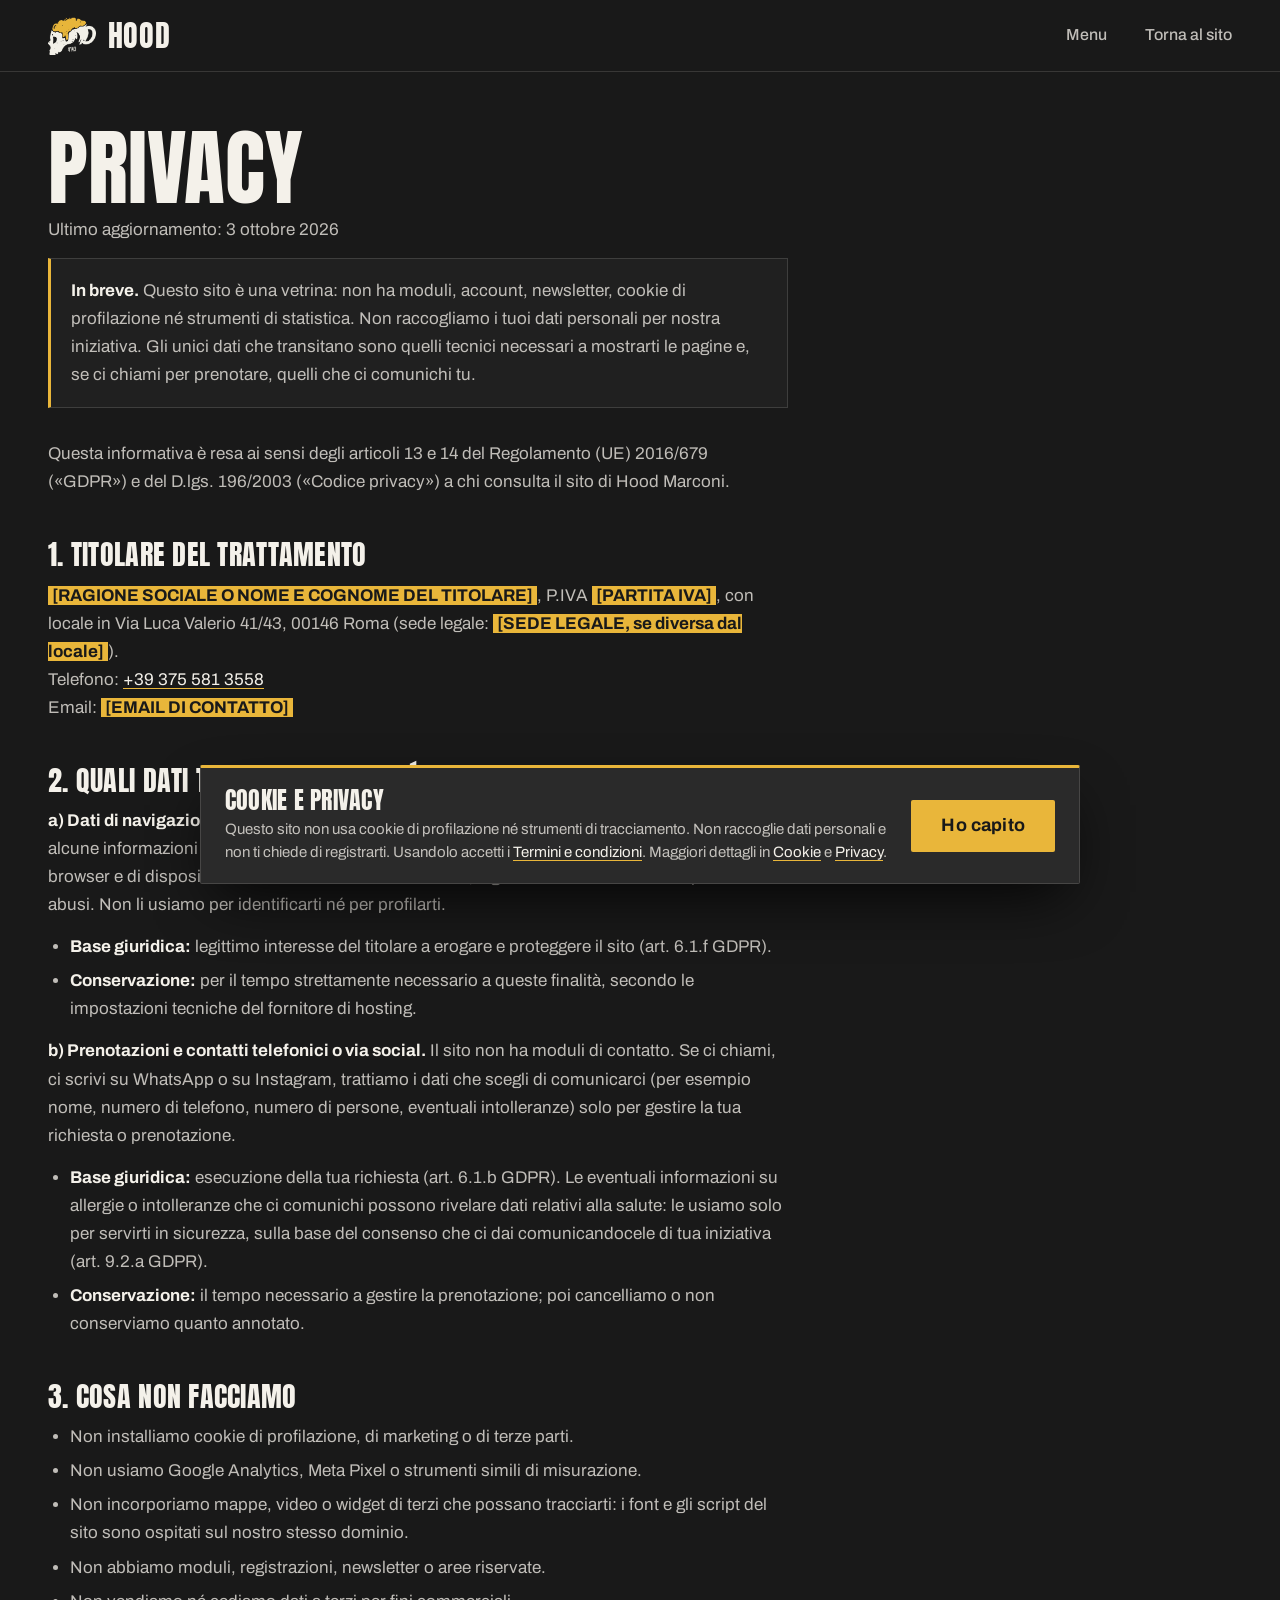
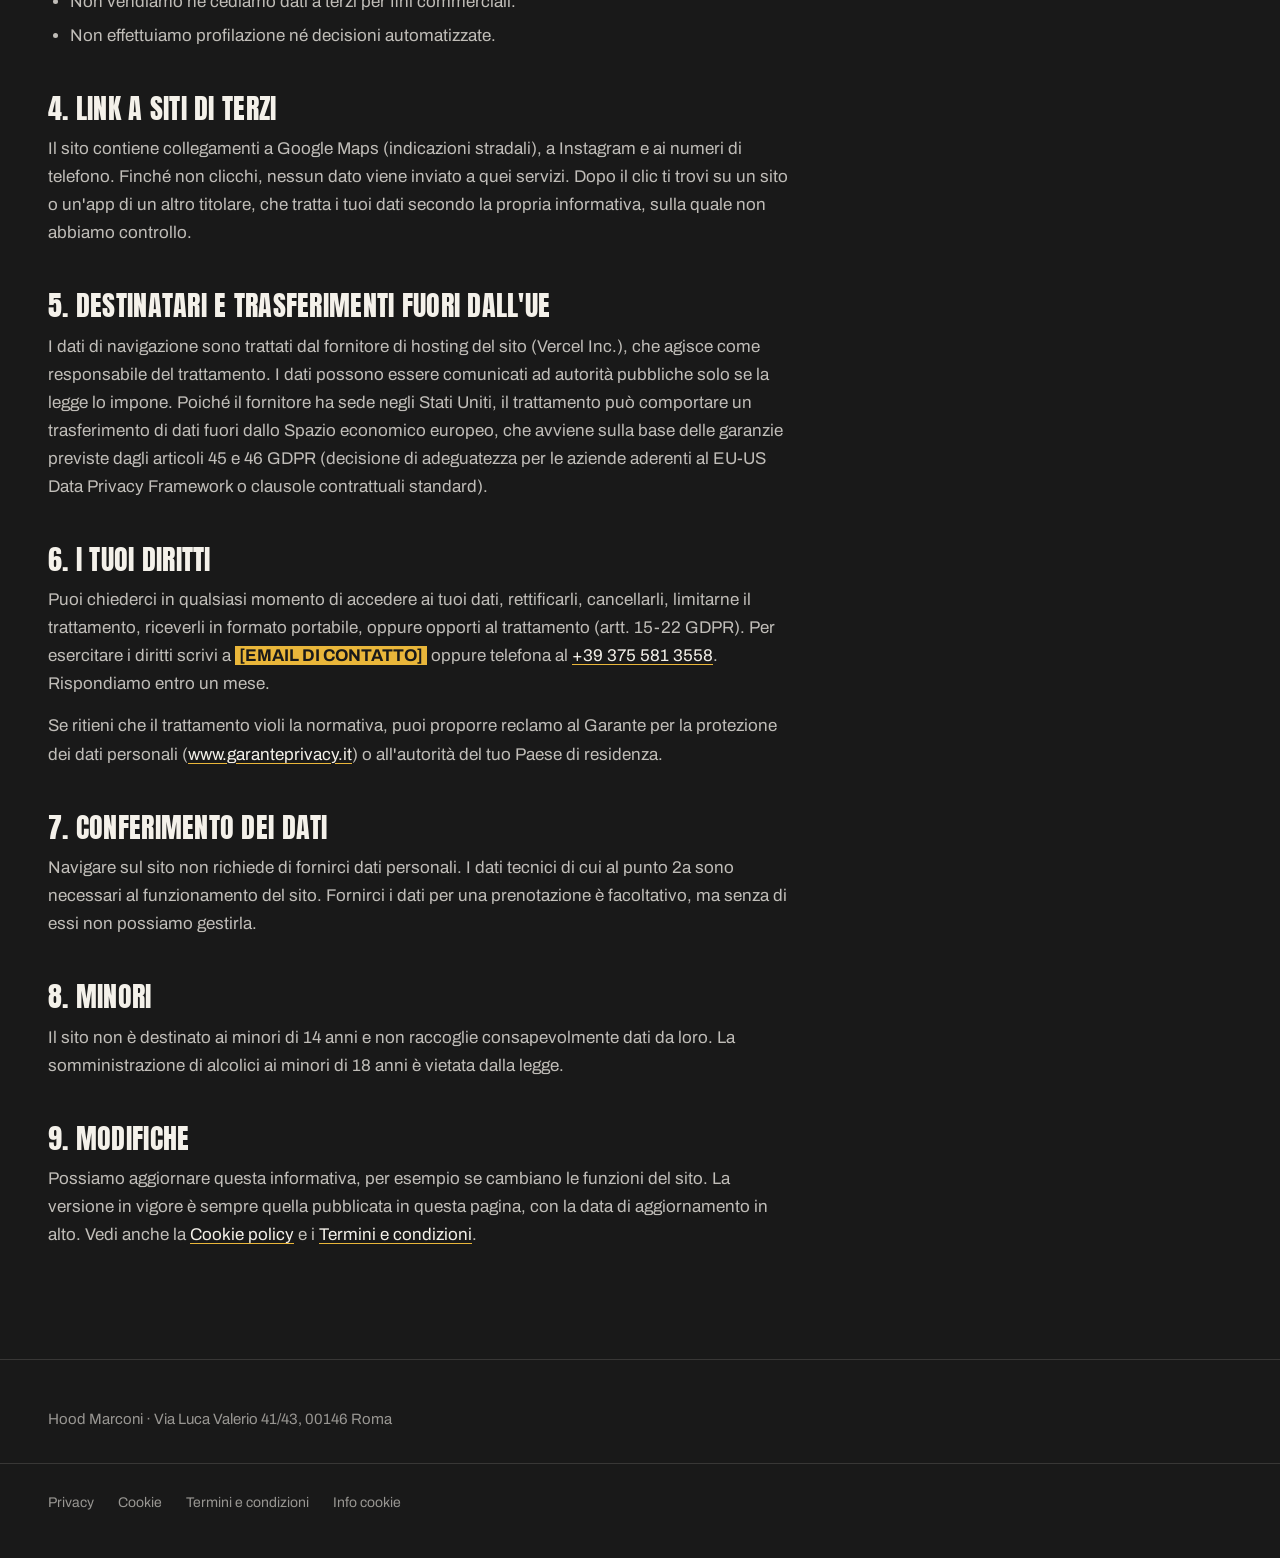
<file: privacy.html>
<!DOCTYPE html>
<html lang="it">
<head>
<meta charset="UTF-8">
<meta name="viewport" content="width=device-width, initial-scale=1, viewport-fit=cover">
<title>Informativa privacy | Hood Marconi</title>
<meta name="description" content="Informativa sul trattamento dei dati personali di chi visita il sito di Hood Marconi.">
<meta name="theme-color" content="#191919">
<meta name="robots" content="noindex, nofollow">
<link rel="icon" href="assets/img/favicon.png">
<link rel="preload" as="font" type="font/woff2" href="assets/fonts/anton-latin.woff2" crossorigin>
<link rel="preload" as="font" type="font/woff2" href="assets/fonts/archivo-latin.woff2" crossorigin>
<link rel="stylesheet" href="assets/fonts.css">
<link rel="stylesheet" href="assets/site.css">
</head>
<body>
<a class="skip" href="#main">Vai al contenuto</a>

<header class="nav">
  <div class="wrap nav__inner">
    <a class="brand" href="index.html" aria-label="Hood Marconi, torna alla home">
      <img src="assets/img/hood-mark.png" alt="" width="160" height="127">
      <span>HOOD</span>
    </a>
    <nav class="nav__links" aria-label="Principale">
      <a class="nav__keep" href="menu.html">Menu</a>
      <a class="nav__keep" href="index.html">Torna al sito</a>
    </nav>
  </div>
</header>

<main id="main" class="legal">
  <div class="wrap">
    <div class="legal__inner">
      <h1>Privacy</h1>
      <p class="legal__meta">Ultimo aggiornamento: 3 ottobre 2026</p>

      <div class="legal__box">
        <p><strong>In breve.</strong> Questo sito è una vetrina: non ha moduli, account, newsletter, cookie di profilazione né strumenti di statistica. Non raccogliamo i tuoi dati personali per nostra iniziativa. Gli unici dati che transitano sono quelli tecnici necessari a mostrarti le pagine e, se ci chiami per prenotare, quelli che ci comunichi tu.</p>
      </div>

      <p>Questa informativa è resa ai sensi degli articoli 13 e 14 del Regolamento (UE) 2016/679 («GDPR») e del D.lgs. 196/2003 («Codice privacy») a chi consulta il sito di Hood Marconi.</p>

      <h2>1. Titolare del trattamento</h2>
      <p><span class="todo">[RAGIONE SOCIALE O NOME E COGNOME DEL TITOLARE]</span>, P.IVA <span class="todo">[PARTITA IVA]</span>, con locale in Via Luca Valerio 41/43, 00146 Roma (sede legale: <span class="todo">[SEDE LEGALE, se diversa dal locale]</span>).<br>
      Telefono: <a href="tel:+393755813558">+39 375 581 3558</a><br>
      Email: <span class="todo">[EMAIL DI CONTATTO]</span></p>

      <h2>2. Quali dati trattiamo e perché</h2>

      <p><strong>a) Dati di navigazione.</strong> Quando apri il sito, il server su cui è ospitato registra in automatico alcune informazioni tecniche: indirizzo IP, data e ora della richiesta, pagina richiesta, tipo di browser e di dispositivo. Servono a far funzionare il sito, a garantirne la sicurezza e a prevenire abusi. Non li usiamo per identificarti né per profilarti.</p>
      <ul>
        <li><strong>Base giuridica:</strong> legittimo interesse del titolare a erogare e proteggere il sito (art. 6.1.f GDPR).</li>
        <li><strong>Conservazione:</strong> per il tempo strettamente necessario a queste finalità, secondo le impostazioni tecniche del fornitore di hosting.</li>
      </ul>

      <p><strong>b) Prenotazioni e contatti telefonici o via social.</strong> Il sito non ha moduli di contatto. Se ci chiami, ci scrivi su WhatsApp o su Instagram, trattiamo i dati che scegli di comunicarci (per esempio nome, numero di telefono, numero di persone, eventuali intolleranze) solo per gestire la tua richiesta o prenotazione.</p>
      <ul>
        <li><strong>Base giuridica:</strong> esecuzione della tua richiesta (art. 6.1.b GDPR). Le eventuali informazioni su allergie o intolleranze che ci comunichi possono rivelare dati relativi alla salute: le usiamo solo per servirti in sicurezza, sulla base del consenso che ci dai comunicandocele di tua iniziativa (art. 9.2.a GDPR).</li>
        <li><strong>Conservazione:</strong> il tempo necessario a gestire la prenotazione; poi cancelliamo o non conserviamo quanto annotato.</li>
      </ul>

      <h2>3. Cosa non facciamo</h2>
      <ul>
        <li>Non installiamo cookie di profilazione, di marketing o di terze parti.</li>
        <li>Non usiamo Google Analytics, Meta Pixel o strumenti simili di misurazione.</li>
        <li>Non incorporiamo mappe, video o widget di terzi che possano tracciarti: i font e gli script del sito sono ospitati sul nostro stesso dominio.</li>
        <li>Non abbiamo moduli, registrazioni, newsletter o aree riservate.</li>
        <li>Non vendiamo né cediamo dati a terzi per fini commerciali.</li>
        <li>Non effettuiamo profilazione né decisioni automatizzate.</li>
      </ul>

      <h2>4. Link a siti di terzi</h2>
      <p>Il sito contiene collegamenti a Google Maps (indicazioni stradali), a Instagram e ai numeri di telefono. Finché non clicchi, nessun dato viene inviato a quei servizi. Dopo il clic ti trovi su un sito o un'app di un altro titolare, che tratta i tuoi dati secondo la propria informativa, sulla quale non abbiamo controllo.</p>

      <h2>5. Destinatari e trasferimenti fuori dall'UE</h2>
      <p>I dati di navigazione sono trattati dal fornitore di hosting del sito (Vercel Inc.), che agisce come responsabile del trattamento. I dati possono essere comunicati ad autorità pubbliche solo se la legge lo impone. Poiché il fornitore ha sede negli Stati Uniti, il trattamento può comportare un trasferimento di dati fuori dallo Spazio economico europeo, che avviene sulla base delle garanzie previste dagli articoli 45 e 46 GDPR (decisione di adeguatezza per le aziende aderenti al EU-US Data Privacy Framework o clausole contrattuali standard).</p>

      <h2>6. I tuoi diritti</h2>
      <p>Puoi chiederci in qualsiasi momento di accedere ai tuoi dati, rettificarli, cancellarli, limitarne il trattamento, riceverli in formato portabile, oppure opporti al trattamento (artt. 15-22 GDPR). Per esercitare i diritti scrivi a <span class="todo">[EMAIL DI CONTATTO]</span> oppure telefona al <a href="tel:+393755813558">+39 375 581 3558</a>. Rispondiamo entro un mese.</p>
      <p>Se ritieni che il trattamento violi la normativa, puoi proporre reclamo al Garante per la protezione dei dati personali (<a href="https://www.garanteprivacy.it" target="_blank" rel="noopener">www.garanteprivacy.it</a>) o all'autorità del tuo Paese di residenza.</p>

      <h2>7. Conferimento dei dati</h2>
      <p>Navigare sul sito non richiede di fornirci dati personali. I dati tecnici di cui al punto 2a sono necessari al funzionamento del sito. Fornirci i dati per una prenotazione è facoltativo, ma senza di essi non possiamo gestirla.</p>

      <h2>8. Minori</h2>
      <p>Il sito non è destinato ai minori di 14 anni e non raccoglie consapevolmente dati da loro. La somministrazione di alcolici ai minori di 18 anni è vietata dalla legge.</p>

      <h2>9. Modifiche</h2>
      <p>Possiamo aggiornare questa informativa, per esempio se cambiano le funzioni del sito. La versione in vigore è sempre quella pubblicata in questa pagina, con la data di aggiornamento in alto. Vedi anche la <a href="cookie.html">Cookie policy</a> e i <a href="termini.html">Termini e condizioni</a>.</p>

    </div>
  </div>
</main>

<footer class="foot">
  <div class="wrap">
    <p>Hood Marconi · Via Luca Valerio 41/43, 00146 Roma</p>
  </div>
  <nav class="wrap foot__legal" aria-label="Informazioni legali">
    <a href="privacy.html" aria-current="page">Privacy</a>
    <a href="cookie.html">Cookie</a>
    <a href="termini.html">Termini e condizioni</a>
    <button type="button" data-consent-open>Info cookie</button>
  </nav>
</footer>

<script src="assets/consent.js" defer></script>
</body>
</html>
</file>
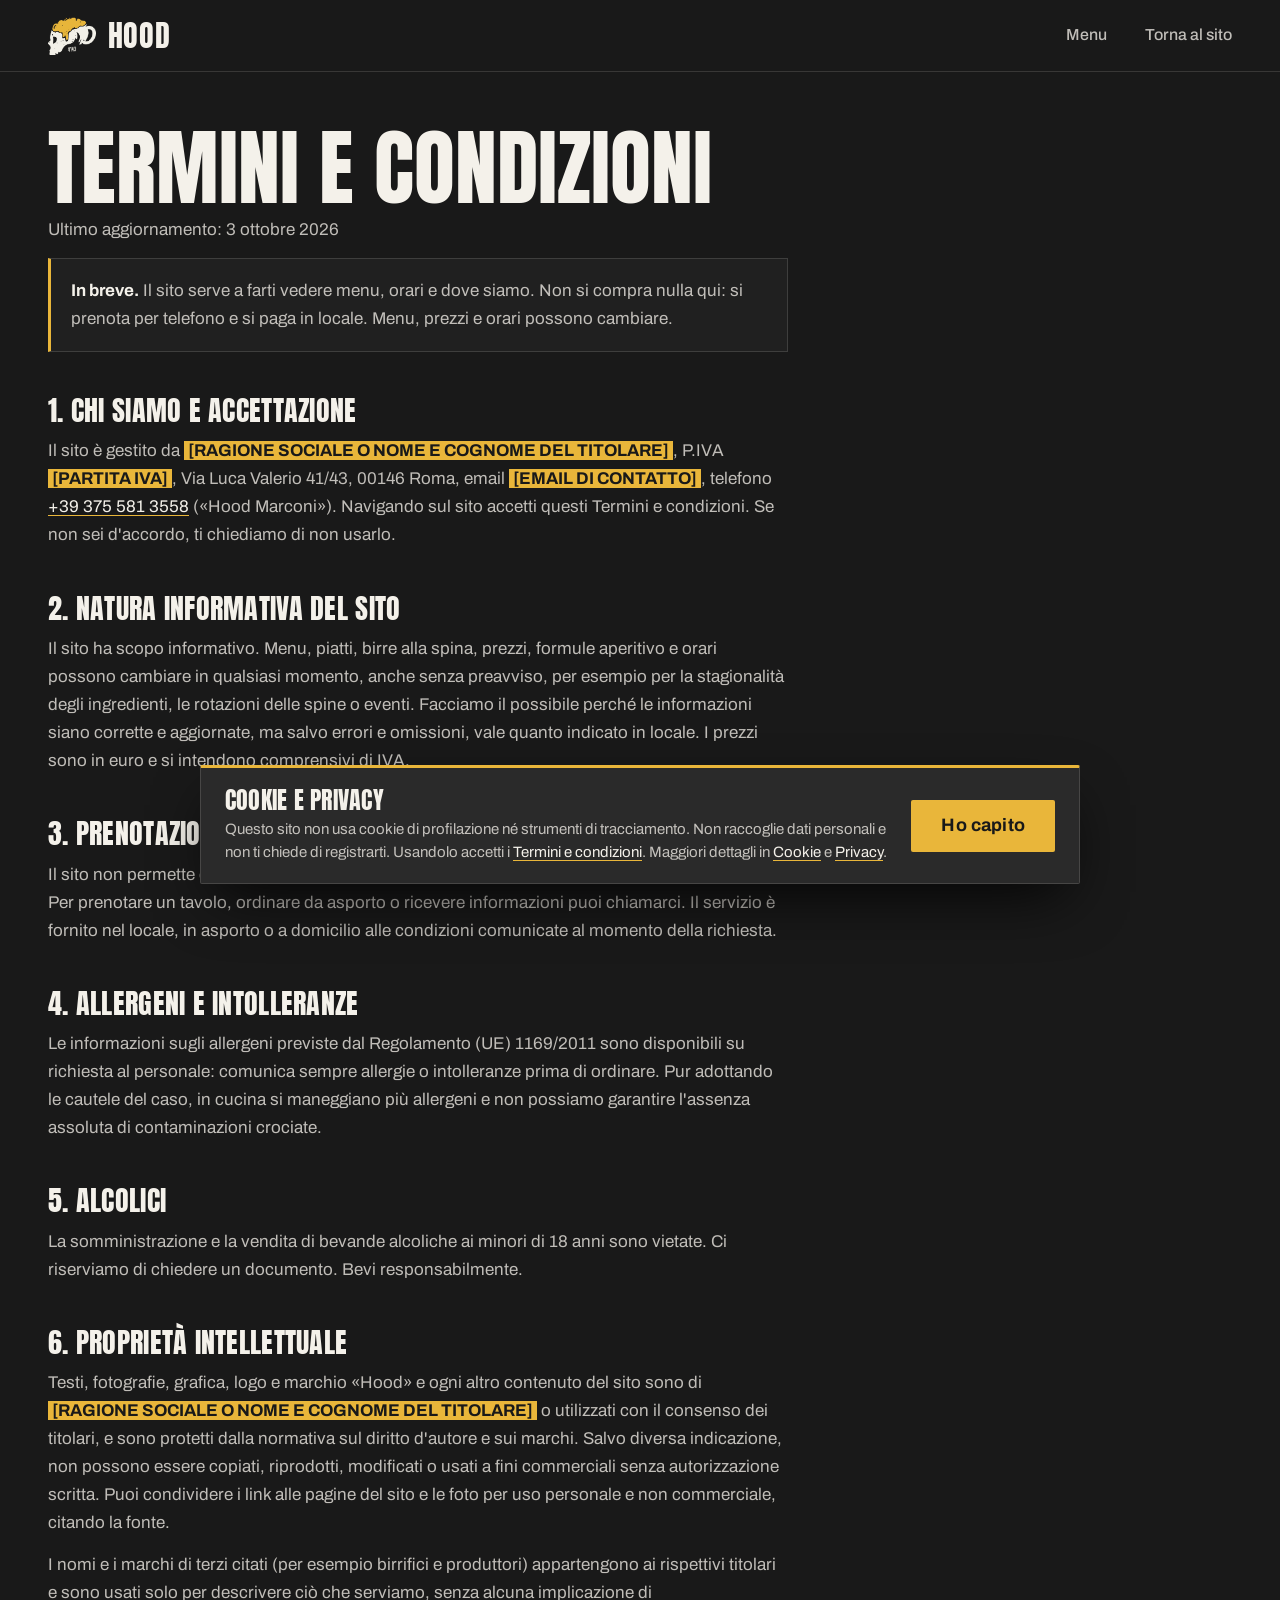
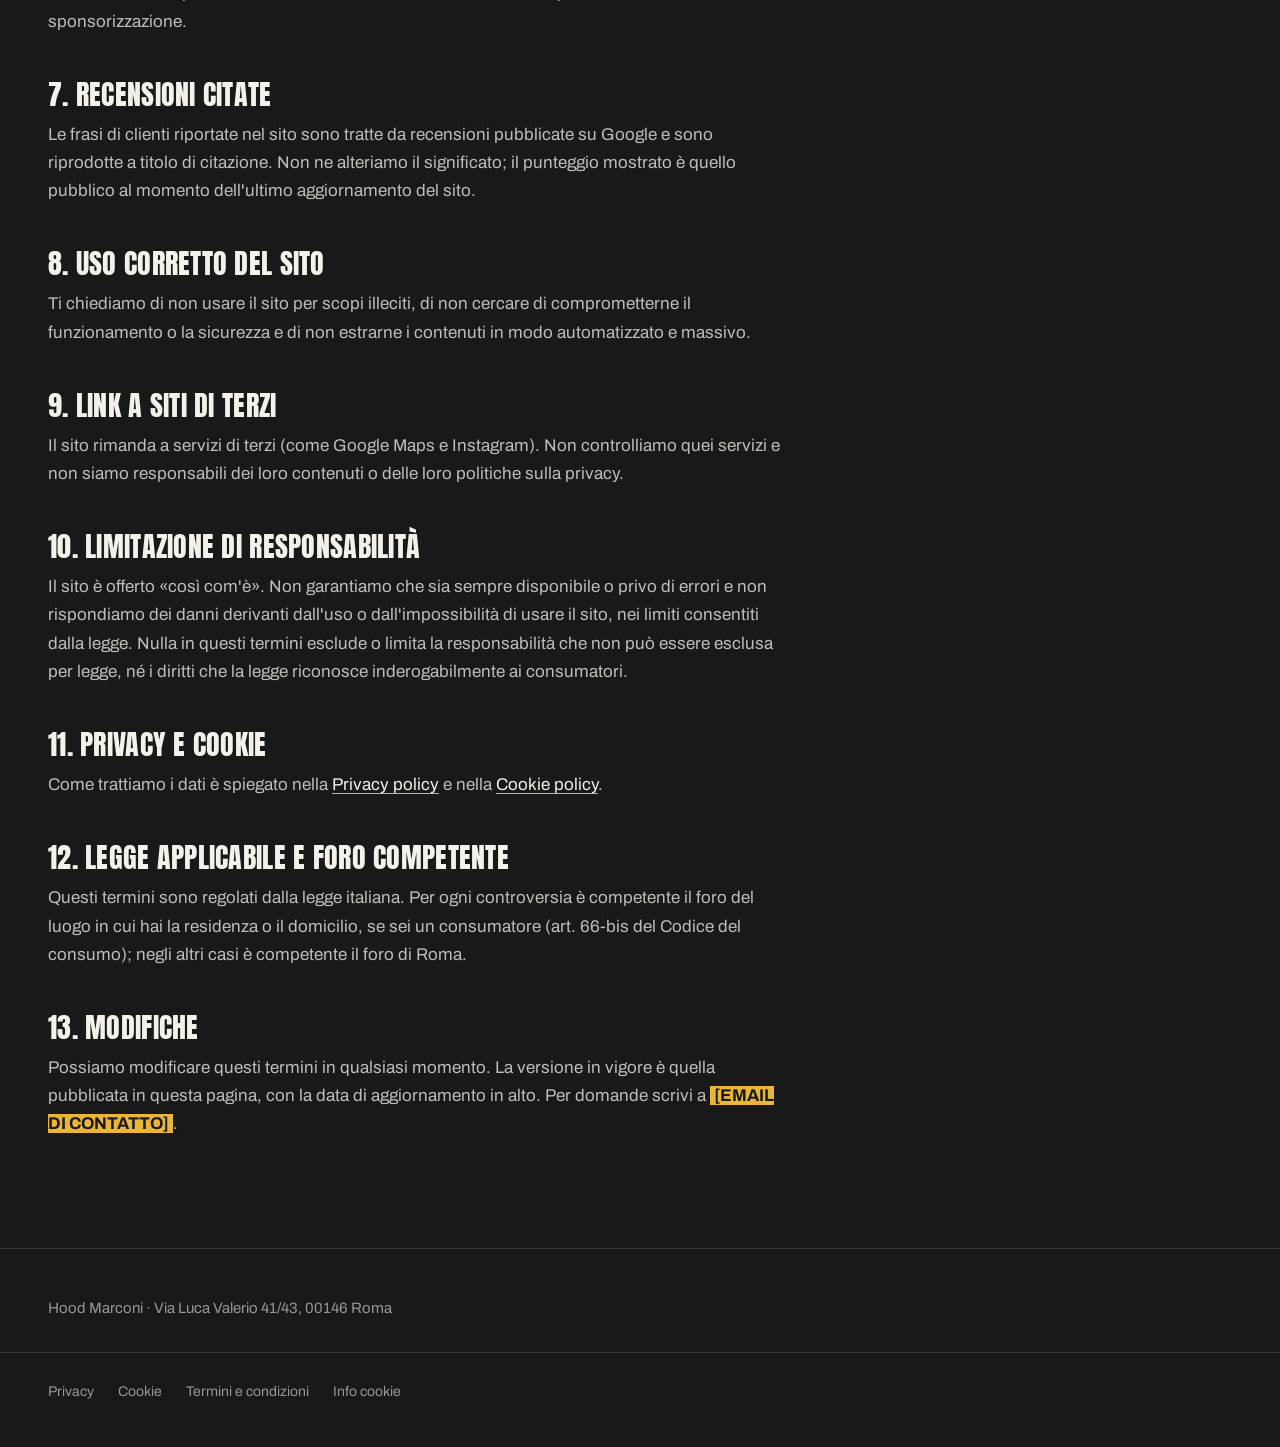
<file: termini.html>
<!DOCTYPE html>
<html lang="it">
<head>
<meta charset="UTF-8">
<meta name="viewport" content="width=device-width, initial-scale=1, viewport-fit=cover">
<title>Termini e condizioni | Hood Marconi</title>
<meta name="description" content="Termini e condizioni d'uso del sito di Hood Marconi: informazioni, prenotazioni, allergeni, proprietà intellettuale.">
<meta name="theme-color" content="#191919">
<meta name="robots" content="noindex, nofollow">
<link rel="icon" href="assets/img/favicon.png">
<link rel="preload" as="font" type="font/woff2" href="assets/fonts/anton-latin.woff2" crossorigin>
<link rel="preload" as="font" type="font/woff2" href="assets/fonts/archivo-latin.woff2" crossorigin>
<link rel="stylesheet" href="assets/fonts.css">
<link rel="stylesheet" href="assets/site.css">
</head>
<body>
<a class="skip" href="#main">Vai al contenuto</a>

<header class="nav">
  <div class="wrap nav__inner">
    <a class="brand" href="index.html" aria-label="Hood Marconi, torna alla home">
      <img src="assets/img/hood-mark.png" alt="" width="160" height="127">
      <span>HOOD</span>
    </a>
    <nav class="nav__links" aria-label="Principale">
      <a class="nav__keep" href="menu.html">Menu</a>
      <a class="nav__keep" href="index.html">Torna al sito</a>
    </nav>
  </div>
</header>

<main id="main" class="legal">
  <div class="wrap">
    <div class="legal__inner">
      <h1>Termini e condizioni</h1>
      <p class="legal__meta">Ultimo aggiornamento: 3 ottobre 2026</p>

      <div class="legal__box">
        <p><strong>In breve.</strong> Il sito serve a farti vedere menu, orari e dove siamo. Non si compra nulla qui: si prenota per telefono e si paga in locale. Menu, prezzi e orari possono cambiare.</p>
      </div>

      <h2>1. Chi siamo e accettazione</h2>
      <p>Il sito è gestito da <span class="todo">[RAGIONE SOCIALE O NOME E COGNOME DEL TITOLARE]</span>, P.IVA <span class="todo">[PARTITA IVA]</span>, Via Luca Valerio 41/43, 00146 Roma, email <span class="todo">[EMAIL DI CONTATTO]</span>, telefono <a href="tel:+393755813558">+39 375 581 3558</a> («Hood Marconi»). Navigando sul sito accetti questi Termini e condizioni. Se non sei d'accordo, ti chiediamo di non usarlo.</p>

      <h2>2. Natura informativa del sito</h2>
      <p>Il sito ha scopo informativo. Menu, piatti, birre alla spina, prezzi, formule aperitivo e orari possono cambiare in qualsiasi momento, anche senza preavviso, per esempio per la stagionalità degli ingredienti, le rotazioni delle spine o eventi. Facciamo il possibile perché le informazioni siano corrette e aggiornate, ma salvo errori e omissioni, vale quanto indicato in locale. I prezzi sono in euro e si intendono comprensivi di IVA.</p>

      <h2>3. Prenotazioni e ordini</h2>
      <p>Il sito non permette di acquistare prodotti né di prenotare online, e non conclude alcun contratto. Per prenotare un tavolo, ordinare da asporto o ricevere informazioni puoi chiamarci. Il servizio è fornito nel locale, in asporto o a domicilio alle condizioni comunicate al momento della richiesta.</p>

      <h2>4. Allergeni e intolleranze</h2>
      <p>Le informazioni sugli allergeni previste dal Regolamento (UE) 1169/2011 sono disponibili su richiesta al personale: comunica sempre allergie o intolleranze prima di ordinare. Pur adottando le cautele del caso, in cucina si maneggiano più allergeni e non possiamo garantire l'assenza assoluta di contaminazioni crociate.</p>

      <h2>5. Alcolici</h2>
      <p>La somministrazione e la vendita di bevande alcoliche ai minori di 18 anni sono vietate. Ci riserviamo di chiedere un documento. Bevi responsabilmente.</p>

      <h2>6. Proprietà intellettuale</h2>
      <p>Testi, fotografie, grafica, logo e marchio «Hood» e ogni altro contenuto del sito sono di <span class="todo">[RAGIONE SOCIALE O NOME E COGNOME DEL TITOLARE]</span> o utilizzati con il consenso dei titolari, e sono protetti dalla normativa sul diritto d'autore e sui marchi. Salvo diversa indicazione, non possono essere copiati, riprodotti, modificati o usati a fini commerciali senza autorizzazione scritta. Puoi condividere i link alle pagine del sito e le foto per uso personale e non commerciale, citando la fonte.</p>
      <p>I nomi e i marchi di terzi citati (per esempio birrifici e produttori) appartengono ai rispettivi titolari e sono usati solo per descrivere ciò che serviamo, senza alcuna implicazione di sponsorizzazione.</p>

      <h2>7. Recensioni citate</h2>
      <p>Le frasi di clienti riportate nel sito sono tratte da recensioni pubblicate su Google e sono riprodotte a titolo di citazione. Non ne alteriamo il significato; il punteggio mostrato è quello pubblico al momento dell'ultimo aggiornamento del sito.</p>

      <h2>8. Uso corretto del sito</h2>
      <p>Ti chiediamo di non usare il sito per scopi illeciti, di non cercare di comprometterne il funzionamento o la sicurezza e di non estrarne i contenuti in modo automatizzato e massivo.</p>

      <h2>9. Link a siti di terzi</h2>
      <p>Il sito rimanda a servizi di terzi (come Google Maps e Instagram). Non controlliamo quei servizi e non siamo responsabili dei loro contenuti o delle loro politiche sulla privacy.</p>

      <h2>10. Limitazione di responsabilità</h2>
      <p>Il sito è offerto «così com'è». Non garantiamo che sia sempre disponibile o privo di errori e non rispondiamo dei danni derivanti dall'uso o dall'impossibilità di usare il sito, nei limiti consentiti dalla legge. Nulla in questi termini esclude o limita la responsabilità che non può essere esclusa per legge, né i diritti che la legge riconosce inderogabilmente ai consumatori.</p>

      <h2>11. Privacy e cookie</h2>
      <p>Come trattiamo i dati è spiegato nella <a href="privacy.html">Privacy policy</a> e nella <a href="cookie.html">Cookie policy</a>.</p>

      <h2>12. Legge applicabile e foro competente</h2>
      <p>Questi termini sono regolati dalla legge italiana. Per ogni controversia è competente il foro del luogo in cui hai la residenza o il domicilio, se sei un consumatore (art. 66-bis del Codice del consumo); negli altri casi è competente il foro di Roma.</p>

      <h2>13. Modifiche</h2>
      <p>Possiamo modificare questi termini in qualsiasi momento. La versione in vigore è quella pubblicata in questa pagina, con la data di aggiornamento in alto. Per domande scrivi a <span class="todo">[EMAIL DI CONTATTO]</span>.</p>

    </div>
  </div>
</main>

<footer class="foot">
  <div class="wrap">
    <p>Hood Marconi · Via Luca Valerio 41/43, 00146 Roma</p>
  </div>
  <nav class="wrap foot__legal" aria-label="Informazioni legali">
    <a href="privacy.html">Privacy</a>
    <a href="cookie.html">Cookie</a>
    <a href="termini.html" aria-current="page">Termini e condizioni</a>
    <button type="button" data-consent-open>Info cookie</button>
  </nav>
</footer>

<script src="assets/consent.js" defer></script>
</body>
</html>
</file>
<file: assets/fonts.css>
/* Font self-hosted (Anton, Archivo): nessuna richiesta verso server Google. Licenza SIL OFL. */
@font-face {
  font-family: 'Anton';
  font-style: normal;
  font-weight: 400;
  font-display: swap;
  src: url(fonts/anton-latin-ext.woff2) format('woff2');
  unicode-range: U+0100-02BA, U+02BD-02C5, U+02C7-02CC, U+02CE-02D7, U+02DD-02FF, U+0304, U+0308, U+0329, U+1D00-1DBF, U+1E00-1E9F, U+1EF2-1EFF, U+2020, U+20A0-20AB, U+20AD-20C0, U+2113, U+2C60-2C7F, U+A720-A7FF;
}
@font-face {
  font-family: 'Anton';
  font-style: normal;
  font-weight: 400;
  font-display: swap;
  src: url(fonts/anton-latin.woff2) format('woff2');
  unicode-range: U+0000-00FF, U+0131, U+0152-0153, U+02BB-02BC, U+02C6, U+02DA, U+02DC, U+0304, U+0308, U+0329, U+2000-206F, U+20AC, U+2122, U+2191, U+2193, U+2212, U+2215, U+FEFF, U+FFFD;
}
@font-face {
  font-family: 'Archivo';
  font-style: normal;
  font-weight: 400 700;
  font-stretch: 88% 110%;
  font-display: swap;
  src: url(fonts/archivo-latin-ext.woff2) format('woff2');
  unicode-range: U+0100-02BA, U+02BD-02C5, U+02C7-02CC, U+02CE-02D7, U+02DD-02FF, U+0304, U+0308, U+0329, U+1D00-1DBF, U+1E00-1E9F, U+1EF2-1EFF, U+2020, U+20A0-20AB, U+20AD-20C0, U+2113, U+2C60-2C7F, U+A720-A7FF;
}
@font-face {
  font-family: 'Archivo';
  font-style: normal;
  font-weight: 400 700;
  font-stretch: 88% 110%;
  font-display: swap;
  src: url(fonts/archivo-latin.woff2) format('woff2');
  unicode-range: U+0000-00FF, U+0131, U+0152-0153, U+02BB-02BC, U+02C6, U+02DA, U+02DC, U+0304, U+0308, U+0329, U+2000-206F, U+20AC, U+2122, U+2191, U+2193, U+2212, U+2215, U+FEFF, U+FFFD;
}
</file>
<file: assets/site.css>
/* Hood Marconi, shared styles for index.html and menu.html */

:root {
  --ground: #191919;
  --ground-2: #202020;
  --ground-3: #2a2a2a;
  --ink: #f4f1ea;
  --ink-2: rgba(244, 241, 234, 0.76);
  --ink-3: rgba(244, 241, 234, 0.58);
  --rule: rgba(244, 241, 234, 0.14);
  --beer: #e9b63a;
  --beer-hover: #f2c552;
  --beer-ink: #191919;
  --open: #74d08a;
  --closed: #ef7b6b;

  --font-display: "Anton", "Arial Narrow", sans-serif;
  --font-body: "Archivo", system-ui, sans-serif;

  --r: 2px;
  --nav-h: 72px;
  --strip-h: 97px;
  --gutter: clamp(16px, 4vw, 48px);
  --max: 1320px;

  /* motion tokens (motion-foundations) */
  --dur-instant: 0.08s;
  --dur-fast: 0.18s;
  --dur-normal: 0.35s;
  --dur-slow: 0.6s;
  --dur-crawl: 1s;
  --ease-smooth: cubic-bezier(0.22, 1, 0.36, 1);
  --ease-sharp: cubic-bezier(0.4, 0, 0.2, 1);
  --dist-sm: 8px;
  --dist-md: 16px;
  --dist-lg: 24px;

  color-scheme: dark;
}

*, *::before, *::after { box-sizing: border-box; }

html {
  scroll-behavior: smooth;
  scroll-padding-top: calc(var(--nav-h) + 16px);
  -webkit-text-size-adjust: 100%;
}

body {
  margin: 0;
  background: var(--ground);
  color: var(--ink);
  font-family: var(--font-body);
  font-size: 17px;
  line-height: 1.55;
  font-variation-settings: "wdth" 100;
  -webkit-font-smoothing: antialiased;
}

img { display: block; max-width: 100%; }
a { color: inherit; text-underline-offset: 0.22em; text-decoration-thickness: 1px; }
button { font: inherit; color: inherit; }

::selection { background: var(--beer); color: var(--beer-ink); }
html { scrollbar-color: var(--ground-3) var(--ground); }
::-webkit-scrollbar { width: 10px; height: 10px; }
::-webkit-scrollbar-track { background: var(--ground); }
::-webkit-scrollbar-thumb { background: var(--ground-3); border: 2px solid var(--ground); }

:focus-visible { outline: 2px solid var(--beer); outline-offset: 3px; border-radius: var(--r); }

.sr-only {
  position: absolute; width: 1px; height: 1px; overflow: hidden;
  clip: rect(0 0 0 0); white-space: nowrap; margin: -1px;
}

.skip {
  position: absolute; left: 12px; top: -60px; z-index: 50;
  background: var(--beer); color: var(--beer-ink); padding: 10px 14px; font-weight: 700;
}
.skip:focus { top: 12px; }

.wrap { width: 100%; max-width: var(--max); margin: 0 auto; padding: 0 var(--gutter); }

.display {
  font-family: var(--font-display);
  font-weight: 400;
  text-transform: uppercase;
  line-height: 0.95;
  letter-spacing: 0.005em;
  margin: 0;
  text-wrap: balance;
}

.num { font-variant-numeric: tabular-nums lining-nums; }

/* ---------- nav ---------- */
.nav {
  position: sticky; top: 0; z-index: 30;
  height: var(--nav-h);
  background: var(--ground);
  border-bottom: 1px solid var(--rule);
}
.nav__inner {
  height: 100%;
  display: flex; align-items: center; justify-content: space-between; gap: 24px;
}
.brand {
  display: inline-flex; align-items: center; gap: 12px;
  text-decoration: none;
}
.brand img { height: 38px; width: auto; }
.brand span {
  font-family: var(--font-display);
  font-size: 30px; line-height: 1; letter-spacing: 0.02em;
}
.nav__links { display: flex; align-items: center; gap: clamp(18px, 3vw, 40px); }
.nav__links a {
  font-size: 16px; font-weight: 500; color: var(--ink-2);
  padding: 10px 0;
  text-decoration: underline 2px transparent;
  text-underline-offset: 10px;
  transition: color var(--dur-fast) var(--ease-sharp), text-decoration-color var(--dur-normal) var(--ease-smooth);
}
.nav__links a:hover, .nav__links a[aria-current="page"] { color: var(--ink); text-decoration-color: var(--beer); }
.nav__links .nav__call { display: none; }
.nav__links .nav__book { color: var(--beer-ink); text-decoration: none; padding: 0 18px; }
.nav__links .nav__book:hover { color: var(--beer-ink); }
.nav { transition: box-shadow var(--dur-normal) var(--ease-smooth); }
.nav.is-scrolled { box-shadow: 0 10px 30px -12px rgba(0, 0, 0, 0.7); }

/* ---------- buttons ---------- */
.btn {
  display: inline-flex; align-items: center; justify-content: center; gap: 10px;
  min-height: 52px; padding: 0 28px;
  border-radius: var(--r);
  font-family: var(--font-body);
  font-size: 18px; font-weight: 700; letter-spacing: 0.01em;
  text-decoration: none; white-space: nowrap;
  border: 2px solid transparent;
  cursor: pointer;
  transition:
    background-color var(--dur-fast) var(--ease-sharp),
    color var(--dur-fast) var(--ease-sharp),
    border-color var(--dur-fast) var(--ease-sharp),
    transform var(--dur-instant) var(--ease-sharp);
}
.btn:active { transform: scale(0.98); }
.ic { width: 1.15em; height: 1.15em; flex: none; fill: currentColor; }
.btn .ic { width: 20px; height: 20px; }
.btn--sm { min-height: 42px; padding: 0 18px; font-size: 16px; gap: 8px; }
.btn--sm .ic { width: 18px; height: 18px; }
.ic--nudge { transition: transform var(--dur-normal) var(--ease-smooth); }
a:hover > .ic--nudge, a:hover .ic--nudge { transform: translateX(4px); }
a:hover > strong > .ic--nudge { transform: translate(3px, -3px); }
.btn--beer { background: var(--beer); color: var(--beer-ink); }
.btn--beer:hover { background: var(--beer-hover); }
.btn--line { border-color: var(--ink); color: var(--ink); background: transparent; }
.btn--line:hover { background: var(--ink); color: var(--ground); }
.btn--ghost { border-color: var(--rule); color: var(--ink); background: transparent; }
.btn--ghost:hover { border-color: var(--ink); }

/* ---------- hero ---------- */
.hero {
  position: relative;
  min-height: max(520px, calc(100dvh - var(--nav-h) - var(--strip-h)));
  display: grid; place-items: center;
  isolation: isolate;
  overflow: hidden;
  padding: 56px var(--gutter) 72px;
}
.hero__photo, .hero__photo img {
  position: absolute; inset: 0; width: 100%; height: 100%;
}
.hero__photo { z-index: -2; }
.hero__photo img { object-fit: cover; object-position: 50% 54%; filter: brightness(1.08) saturate(1.08); }
.hero::before {
  content: ""; position: absolute; inset: 0; z-index: -1;
  background:
    radial-gradient(ellipse 34% 36% at 50% 44%, rgba(25, 25, 25, 0.66) 0%, rgba(25, 25, 25, 0.38) 55%, rgba(25, 25, 25, 0) 100%),
    linear-gradient(180deg, rgba(25, 25, 25, 0.22) 0%, rgba(25, 25, 25, 0.08) 30%, rgba(25, 25, 25, 0) 70%, rgba(25, 25, 25, 0.55) 100%);
}
.hero__content { text-align: center; display: grid; justify-items: center; }
.hero__title { position: relative; margin: 0 0 18px; }
.hero__word {
  position: relative; z-index: 1;
  display: block;
  font-family: var(--font-display);
  font-weight: 400;
  font-size: min(16vw, 28vh, 260px);
  line-height: 0.86;
  letter-spacing: 0.01em;
  color: var(--ink);
}
.hero__word span { display: inline-block; }
.hero__brush {
  position: absolute; z-index: 0;
  left: -16%; width: 132%; max-width: none; top: 34%;
  height: auto;
  transform: rotate(-3deg);
  pointer-events: none;
}
.hero__sub {
  margin: 0 0 30px;
  font-size: clamp(19px, 2.3vw, 30px);
  font-weight: 400;
  font-variation-settings: "wdth" 92;
  color: var(--ink);
}
.hero__cta { display: flex; gap: 20px; flex-wrap: wrap; justify-content: center; }
.hero__cta .btn { min-width: 200px; min-height: 58px; font-size: 20px; }

/* ---------- live status ---------- */
.status { display: inline-flex; align-items: center; gap: 10px; font-weight: 600; }
.status__dot {
  width: 10px; height: 10px; border-radius: 50%;
  background: var(--ink-3);
  box-shadow: 0 0 0 4px rgba(244, 241, 234, 0.08);
}
[data-state="open"] .status__dot { background: var(--open); box-shadow: 0 0 0 4px rgba(116, 208, 138, 0.16); }
[data-state="closed"] .status__dot { background: var(--closed); box-shadow: 0 0 0 4px rgba(239, 123, 107, 0.16); }
.status__label { display: inline-block; overflow: hidden; }
.status__detail { color: var(--ink-3); font-weight: 500; }
@media (prefers-reduced-motion: no-preference) {
  [data-state="open"] .status__dot { animation: pulse 2.4s var(--ease-smooth) infinite; }
}
@keyframes pulse {
  0% { box-shadow: 0 0 0 0 rgba(116, 208, 138, 0.55); }
  70% { box-shadow: 0 0 0 10px rgba(116, 208, 138, 0); }
  100% { box-shadow: 0 0 0 0 rgba(116, 208, 138, 0); }
}
.status__label > span { display: inline-block; }
[data-status].is-snapping .status__label > span { animation: snap var(--dur-normal) var(--ease-smooth); }
@keyframes snap {
  from { transform: translateY(-110%); }
  to { transform: translateY(0); }
}

/* ---------- quick strip under hero ---------- */
.strip { background: var(--ground-2); border-bottom: 1px solid var(--rule); }
.strip__grid {
  display: grid; grid-template-columns: 1.2fr 1fr 1.3fr 1fr;
}
.strip__cell {
  display: flex; flex-direction: column; justify-content: center; gap: 2px;
  min-height: 92px; padding: 18px 24px;
  border-left: 1px solid var(--rule);
  text-decoration: none;
}
.strip__cell:first-child { border-left: 0; padding-left: 0; }
.strip__cell small { font-size: 14px; color: var(--ink-3); }
.strip__cell strong { font-size: 18px; font-weight: 600; }
a.strip__cell { transition: background-color var(--dur-fast) var(--ease-sharp); }
a.strip__cell:hover { background: var(--ground-3); }
a.strip__cell strong { display: inline-flex; align-items: center; gap: 8px; }
.strip__status strong { display: flex; align-items: center; gap: 10px; flex-wrap: wrap; }
.strip__detail { font-weight: 400; color: var(--ink-2); }

/* ---------- sections ---------- */
.section { padding: clamp(72px, 10vw, 136px) 0; }
.section__title {
  font-size: clamp(44px, 7vw, 96px);
  margin-bottom: clamp(28px, 4vw, 48px);
}
.lede { max-width: 56ch; color: var(--ink-2); font-size: 19px; margin: 0; }

/* aperitivo board */
.aperitivo { background: var(--ground-2); border-top: 1px solid var(--rule); border-bottom: 1px solid var(--rule); }
.aperitivo__grid {
  display: grid; grid-template-columns: 5fr 7fr; gap: clamp(32px, 6vw, 96px); align-items: start;
}
.aperitivo__intro .lede { margin-bottom: 32px; }
.aperitivo__book { margin-top: 36px; }
.board { display: grid; grid-template-columns: 1fr 1fr; gap: 0 40px; }
.board__item {
  display: grid; grid-template-columns: 1fr auto; align-items: baseline; gap: 0 16px;
  padding: 22px 0;
  border-top: 1px solid var(--rule);
}
.board__item h3 { margin: 0; font-size: 19px; font-weight: 600; line-height: 1.25; }
.board__item p { margin: 4px 0 0; font-size: 15px; color: var(--ink-3); grid-column: 1; }
.board__price {
  font-family: var(--font-display); font-size: 44px; line-height: 1;
  grid-row: 1 / span 2; grid-column: 2; align-self: center;
}
.board__price sup { font-family: var(--font-body); font-size: 16px; font-weight: 600; vertical-align: top; margin-left: 3px; color: var(--ink-2); }
.board__item--wide { grid-column: 1 / -1; }

.quote {
  margin: 40px 0 0; padding: 0;
  font-size: clamp(22px, 2.4vw, 28px); line-height: 1.3; font-weight: 500;
  font-variation-settings: "wdth" 88;
  max-width: 30ch;
}
.quote footer { margin-top: 12px; font-size: 15px; font-weight: 400; color: var(--ink-3); font-variation-settings: "wdth" 100; }

/* cucina mosaic */
.cucina__grid {
  display: grid;
  grid-template-columns: repeat(12, 1fr);
  grid-template-rows: auto auto;
  gap: 16px;
}
.cucina__lead { grid-column: 1 / span 7; grid-row: 1 / span 2; }
.cucina__side { grid-column: 8 / span 5; }
.photo { margin: 0; overflow: hidden; border-radius: var(--r); background: var(--ground-3); }
.photo img { width: 100%; height: 100%; object-fit: cover; transition: transform var(--dur-crawl) var(--ease-smooth); }
.photo:hover img { transform: scale(1.03); }
.cucina__lead .photo { height: 100%; min-height: 560px; }
.cucina__side .photo { aspect-ratio: 5 / 4; }
.dishes { margin-top: 56px; display: grid; grid-template-columns: repeat(4, 1fr); gap: 0 32px; }
.dish { border-top: 2px solid var(--ink); padding-top: 16px; }
.dish h3 { margin: 0; font-family: var(--font-display); font-weight: 400; font-size: 30px; line-height: 1; text-transform: uppercase; }
.dish p { margin: 10px 0 12px; font-size: 15px; color: var(--ink-3); }
.dish .price { font-weight: 700; font-size: 18px; }
.cucina__more { margin-top: 48px; display: flex; gap: 16px; flex-wrap: wrap; }

/* il posto */
.posto { position: relative; }
.posto__frame { overflow: hidden; }
.posto__img { width: 100%; height: min(78vh, 760px); object-fit: cover; object-position: 50% 40%; }
.posto__panel {
  position: relative; margin-top: -140px;
  display: grid; grid-template-columns: 7fr 5fr; gap: 0;
}
.posto__text { background: var(--ground); padding: clamp(28px, 4vw, 56px) clamp(24px, 4vw, 56px) 0 0; }
.posto__text p { max-width: 50ch; color: var(--ink-2); font-size: 19px; margin: 0; }
.rating { display: flex; align-items: baseline; gap: 16px; margin-top: 36px; }
.rating strong { font-family: var(--font-display); font-weight: 400; font-size: 72px; line-height: 1; }
.rating span { color: var(--ink-2); font-size: 16px; }
.rating i { color: var(--ink); font-size: 20px; }
.posto__quote {
  align-self: end; margin: 0 0 0 clamp(24px, 4vw, 56px);
  padding-left: clamp(20px, 2.4vw, 32px); border-left: 2px solid var(--beer);
}

/* info */
.info__grid { display: grid; grid-template-columns: 1fr 1fr 1fr; gap: clamp(32px, 4vw, 64px); align-items: start; }
.info h3 { margin: 0 0 14px; font-size: 15px; font-weight: 600; color: var(--ink-3); }
.hours { width: 100%; border-collapse: collapse; font-size: 17px; }
.hours th, .hours td { text-align: left; padding: 11px 0; border-bottom: 1px solid var(--rule); font-weight: 400; }
.hours td { text-align: right; }
.hours tr.is-today th, .hours tr.is-today td { color: var(--ink); font-weight: 700; }
.hours tr:not(.is-today) th, .hours tr:not(.is-today) td { color: var(--ink-2); }
.info__addr { font-size: 24px; line-height: 1.3; font-weight: 600; margin: 0 0 8px; }
.info__meta { color: var(--ink-3); margin: 0 0 24px; font-size: 16px; }
.info__links { display: grid; gap: 12px; margin-top: 28px; }
.info__links .btn { justify-content: flex-start; }
.info__store { margin: 28px 0 0; }
.info__store .photo { aspect-ratio: 4 / 3; }
.info__store figcaption { font-size: 15px; color: var(--ink-3); margin-top: 10px; }

.qr {
  background: var(--ink); color: var(--ground);
  padding: 28px; border-radius: var(--r);
  display: grid; gap: 18px; justify-items: start;
}
.qr h3 { color: var(--ground); font-family: var(--font-display); font-weight: 400; font-size: 34px; line-height: 1; margin: 0; text-transform: uppercase; }
.qr p { margin: 0; font-size: 15px; color: rgba(20, 18, 17, 0.74); }
.qr__code { display: block; width: 188px; height: 188px; background: #fff; }
.qr .btn--dark { background: var(--ground); color: var(--ink); min-height: 48px; font-size: 16px; }
.qr .btn--dark:hover { background: #000; }

/* footer */
.foot { border-top: 1px solid var(--rule); padding: 48px 0 calc(40px + env(safe-area-inset-bottom, 0px)); }
.foot__grid { display: grid; grid-template-columns: auto 1fr auto; gap: 32px; align-items: center; }
.foot img { height: 96px; width: auto; }
.foot p { margin: 0; color: var(--ink-3); font-size: 15px; }
.foot__social { display: flex; gap: 12px; }
.icon-btn {
  width: 48px; height: 48px; display: inline-grid; place-items: center;
  border: 1px solid var(--rule); border-radius: var(--r); text-decoration: none; font-size: 22px;
  transition: border-color var(--dur-fast) var(--ease-sharp), background-color var(--dur-fast) var(--ease-sharp);
}
.icon-btn:hover { border-color: var(--ink); background: var(--ground-3); }

/* ---------- menu page ---------- */
.menu-head { padding-top: clamp(48px, 7vw, 96px); padding-bottom: 32px; }
.share { margin-left: 8px; }
.menu-head__row { display: flex; align-items: end; justify-content: space-between; gap: 24px; flex-wrap: wrap; }
.menu-head h1 { font-size: clamp(72px, 13vw, 176px); }
.menu-head p { margin: 16px 0 0; color: var(--ink-2); max-width: 46ch; }

.tabs {
  position: sticky; top: var(--nav-h); z-index: 20;
  background: var(--ground);
  border-bottom: 1px solid var(--rule);
}
.tabs__list {
  position: relative;
  display: flex; gap: 8px; overflow-x: auto; scrollbar-width: none;
  margin: 0; padding: 0; list-style: none;
}
.tabs__list::-webkit-scrollbar { display: none; }
.tabs__list a {
  display: block; padding: 18px 16px; white-space: nowrap; text-decoration: none;
  font-weight: 600; font-size: 16px; color: var(--ink-3);
  transition: color var(--dur-fast) var(--ease-sharp);
}
.tabs__list li:first-child a { padding-left: 0; }
.tabs__list a[aria-current="true"] { color: var(--ink); }
.tabs__bar {
  position: absolute; left: 0; bottom: 0; height: 3px; width: 100px;
  background: var(--beer);
  transform-origin: left center;
  transform: translateX(0) scaleX(0);
  transition: transform var(--dur-normal) var(--ease-smooth);
}

.menu-sec { padding: 64px 0 24px; scroll-margin-top: 58px; }
.menu-sec__head { display: flex; align-items: baseline; justify-content: space-between; gap: 16px; margin-bottom: 20px; flex-wrap: wrap; }
.menu-sec h2 { font-size: clamp(44px, 6vw, 72px); }
.menu-sec__note { color: var(--ink-3); font-size: 15px; margin: 0; }
.menu-group + .menu-group { margin-top: 48px; }
.menu-group h3 {
  margin: 0 0 4px; font-size: 15px; font-weight: 700; color: var(--ink-3);
  font-variation-settings: "wdth" 110;
}
.items { list-style: none; margin: 0; padding: 0; display: grid; grid-template-columns: 1fr 1fr; gap: 0 56px; }
.item {
  display: grid; grid-template-columns: 1fr auto; gap: 4px 20px; align-items: baseline;
  padding: 18px 0; border-bottom: 1px solid var(--rule);
}
.item__name { font-weight: 700; font-size: 18px; text-transform: uppercase; letter-spacing: 0.02em; font-variation-settings: "wdth" 92; }
.item__desc { grid-column: 1; margin: 0; color: var(--ink-2); font-size: 15.5px; line-height: 1.45; }
.item__price { grid-row: 1; grid-column: 2; font-weight: 700; font-size: 19px; }
.items--drinks .item { padding: 14px 0; }

.allergens {
  margin: 56px 0 0; padding: 24px 0; border-top: 2px solid var(--ink);
  color: var(--ink-2); font-size: 15px; max-width: 70ch;
}
.menu-cta { display: flex; gap: 16px; flex-wrap: wrap; margin-top: 32px; }

.callbar { display: none; }

/* quick bar (home, mobile) and back-to-top (menu) */
.quickbar { display: none; }
.totop {
  position: fixed; right: 20px; bottom: 24px; z-index: 24;
  width: 48px; height: 48px; display: grid; place-items: center;
  background: var(--ground-3); color: var(--ink); border: 1px solid var(--rule); border-radius: var(--r);
  opacity: 0; transform: translateY(12px); pointer-events: none;
  transition: opacity var(--dur-normal) var(--ease-smooth), transform var(--dur-normal) var(--ease-smooth), background-color var(--dur-fast) var(--ease-sharp);
}
.totop .ic { width: 22px; height: 22px; }
.totop:hover { background: var(--ink); color: var(--ground); }
.totop.is-visible { opacity: 1; transform: none; pointer-events: auto; }

/* page to page crossfade where supported */
@view-transition { navigation: auto; }

/* ---------- reveal (motion) ---------- */
@media (prefers-reduced-motion: no-preference) {
  .js .hero__word span { opacity: 0; transform: translateY(0.18em); }
  .js .hero__brush { clip-path: inset(0 100% 0 0); }
  .js .hero__sub, .js .hero__cta { opacity: 0; transform: translateY(var(--dist-md)); }
  .js.is-ready .hero__word span {
    opacity: 1; transform: none;
    transition: opacity var(--dur-slow) var(--ease-smooth), transform var(--dur-slow) var(--ease-smooth);
    transition-delay: calc(var(--i) * 70ms);
  }
  .js.is-ready .hero__brush {
    clip-path: inset(0 0 0 0);
    transition: clip-path 0.9s var(--ease-smooth) 0.32s;
  }
  .js.is-ready .hero__sub, .js.is-ready .hero__cta {
    opacity: 1; transform: none;
    transition: opacity var(--dur-slow) var(--ease-smooth) 0.55s, transform var(--dur-slow) var(--ease-smooth) 0.55s;
  }
  .js.is-ready .hero__cta { transition-delay: 0.65s; }

  .js [data-reveal] { opacity: 0; transform: translateY(var(--dist-lg)); }
  .js [data-reveal="title"] { opacity: 1; transform: none; }
  .js [data-reveal="title"] .rv { transform: translateY(105%); }
  .js [data-reveal="title"].is-in .rv { transform: none; transition: transform 0.9s var(--ease-smooth); }
  .js [data-reveal="item"] { transform: translateY(12px); }
  .js .items [data-reveal="item"].is-in {
    transition-duration: var(--dur-normal), var(--dur-normal);
    transition-delay: calc(var(--i, 0) * 45ms);
  }
  .js [data-reveal="item"] .item__price { display: inline-block; opacity: 0; transform: translateX(10px); }
  .js [data-reveal="item"].is-in .item__price {
    opacity: 1; transform: none;
    transition: opacity var(--dur-normal) var(--ease-smooth), transform var(--dur-slow) var(--ease-smooth);
    transition-delay: calc(var(--i, 0) * 45ms + 120ms);
  }

  /* menu page: title letters rise, then the intro and the tabs settle in */
  .js .menu-title [data-letters] span { opacity: 0; transform: translateY(0.25em); }
  .js .menu-head p, .js .menu-head .status, .js .tabs { opacity: 0; transform: translateY(var(--dist-md)); }
  .js.is-ready .menu-title [data-letters] span {
    opacity: 1; transform: none;
    transition: opacity var(--dur-slow) var(--ease-smooth), transform var(--dur-slow) var(--ease-smooth);
    transition-delay: calc(var(--i) * 60ms);
  }
  .js.is-ready .menu-head p, .js.is-ready .menu-head .status, .js.is-ready .tabs {
    opacity: 1; transform: none;
    transition: opacity var(--dur-slow) var(--ease-smooth) 0.3s, transform var(--dur-slow) var(--ease-smooth) 0.3s;
  }
  .js.is-ready .menu-head .status { transition-delay: 0.4s; }
  .js.is-ready .tabs { transition-delay: 0.5s; }
  /* the big title shrinks and fades as the menu scrolls under it */
  @supports (animation-timeline: scroll()) {
    .menu-title { transform-origin: left bottom; animation: title-away linear both; animation-timeline: scroll(root); animation-range: 0 320px; }
  }
  .js [data-reveal="photo"] { opacity: 0; transform: none; }
  .js [data-reveal="photo"] img { transform: scale(1.08); }
  .js [data-reveal="photo"].is-in { opacity: 1; transition: opacity var(--dur-slow) var(--ease-smooth) calc(var(--i, 0) * 90ms); }
  .js [data-reveal="photo"].is-in img { transform: scale(1); transition: transform 1.2s var(--ease-smooth) calc(var(--i, 0) * 90ms); }

  /* hero photo drifts slower than the page; the mural slides inside its frame (CSS scroll timelines, no JS) */
  @supports (animation-timeline: scroll()) {
    .hero__photo img { animation: drift linear both; animation-timeline: scroll(root); animation-range: 0 100vh; }
    .posto__img { animation: slide linear both; animation-timeline: view(); }
  }
  .js [data-reveal].is-in {
    opacity: 1; transform: none;
    transition: opacity var(--dur-slow) var(--ease-smooth), transform var(--dur-slow) var(--ease-smooth);
    transition-delay: calc(var(--i, 0) * 60ms);
  }
}
@keyframes title-away { to { transform: scale(0.82) translateY(-6%); opacity: 0.35; } }
@keyframes drift { to { transform: translateY(14%) scale(1.06); } }
@keyframes slide { from { transform: translateY(-6%) scale(1.12); } to { transform: translateY(6%) scale(1.12); } }

@media (prefers-reduced-motion: reduce) {
  html { scroll-behavior: auto; }
  *, *::before, *::after { transition-duration: 0.15s !important; animation: none !important; }
  .photo:hover img, .btn:active { transform: none; }
}

/* ---------- responsive ---------- */
@media (max-width: 1024px) {
  .aperitivo__grid { grid-template-columns: 1fr; }
  .dishes { grid-template-columns: 1fr 1fr; gap: 32px; }
  .info__grid { grid-template-columns: 1fr 1fr; }
  .info__qr { grid-column: 1 / -1; }
  .strip__grid { grid-template-columns: 1fr 1fr; }
  .strip__cell:nth-child(3) { border-left: 0; padding-left: 0; }
  .strip__cell:nth-child(n + 3) { border-top: 1px solid var(--rule); }
}

@media (max-width: 767px) {
  :root { --nav-h: 64px; }
  body { font-size: 16px; }
  .brand img { height: 34px; }
  .brand span { font-size: 26px; }
  .nav__links a:not(.nav__keep) { display: none; }
  .nav__links .nav__book { display: none; }
  .nav__links .nav__call {
    display: inline-grid; padding: 0; place-items: center; width: 44px; height: 44px;
    background: var(--beer); color: var(--beer-ink); border-radius: var(--r); font-size: 22px; text-decoration: none;
  }
  :root { --strip-h: 154px; }
  .hero { padding: 40px 16px 48px; min-height: max(460px, calc(100svh - var(--nav-h) - var(--strip-h))); }
  .hero__photo img { object-position: 50% 70%; }
  .hero__word { font-size: min(34vw, 24vh); }
  .hero__cta { width: 100%; max-width: 420px; display: grid; grid-template-columns: 1fr 1fr; gap: 12px; }
  .hero__cta .btn { min-width: 0; font-size: 18px; padding: 0 12px; }
  .strip__grid { grid-template-columns: 1fr 1fr; }
  .strip__cell { min-height: 76px; padding: 14px 16px; }
  .strip__status { grid-column: 1 / -1; border-left: 0; padding-left: 0; }
  .strip__today { display: none; }
  .strip__cell:nth-child(3) { border-left: 0; padding-left: 0; }
  .strip__cell:nth-child(n + 3) { border-top: 1px solid var(--rule); }
  .strip__cell strong { font-size: 16px; }
  .board { grid-template-columns: 1fr; }
  .board__price { font-size: 38px; }
  .cucina__grid { grid-template-columns: 1fr 1fr; gap: 10px; }
  .cucina__lead { grid-column: 1 / -1; grid-row: auto; }
  .cucina__lead .photo { min-height: 0; aspect-ratio: 4 / 5; }
  .cucina__side { grid-column: auto; }
  .cucina__side .photo { aspect-ratio: 4 / 5; }
  .dishes { grid-template-columns: 1fr; gap: 24px; margin-top: 40px; }
  .posto__img { height: 56vh; }
  .posto__panel { grid-template-columns: 1fr; margin-top: -64px; }
  .posto__text { padding: 24px 16px 0 0; }
  .rating strong { font-size: 60px; }
  .info__grid { grid-template-columns: 1fr; }
  .foot__grid { grid-template-columns: 1fr; justify-items: start; }
  .items { grid-template-columns: 1fr; }
  .menu-sec { padding-top: 48px; }
  .quickbar {
    display: grid; grid-template-columns: 1fr 1fr; gap: 10px;
    position: fixed; left: 0; right: 0; bottom: 0; z-index: 25;
    padding: 10px 16px calc(10px + env(safe-area-inset-bottom, 0px));
    background: rgba(25, 25, 25, 0.94);
    border-top: 1px solid var(--rule);
    transform: translateY(110%);
    transition: transform var(--dur-normal) var(--ease-smooth);
  }
  .quickbar.is-visible { transform: none; }
  .quickbar .btn { min-height: 48px; font-size: 16px; padding: 0 10px; }
  .foot { padding-bottom: calc(96px + env(safe-area-inset-bottom, 0px)); }
  .totop { bottom: calc(84px + env(safe-area-inset-bottom, 0px)); right: 16px; }
  .share { margin-left: 0; margin-top: 12px; }
  .menu-head .status { flex-wrap: wrap; }
  .callbar {
    display: grid; grid-template-columns: 1fr 1fr; gap: 10px;
    position: sticky; bottom: 0; z-index: 25;
    padding: 10px 16px calc(10px + env(safe-area-inset-bottom, 0px));
    background: rgba(20, 18, 17, 0.94);
    border-top: 1px solid var(--rule);
  }
  .callbar .btn { min-height: 48px; font-size: 16px; padding: 0 10px; }
}

/* ---------- scroll-driven motion (GSAP, assets/motion.js) ---------- */
.rv-mask { display: block; overflow: hidden; padding-bottom: 0.08em; margin-bottom: -0.08em; }
.rv { display: block; }
.menu-title [data-letters] span { display: inline-block; }
.nav__progress {
  position: absolute; left: 0; right: 0; bottom: -1px; height: 2px;
  background: var(--beer);
  transform-origin: left center; transform: scaleX(0);
  pointer-events: none;
}
.hero__shade { position: absolute; inset: 0; z-index: -1; background: var(--ground); opacity: 0; pointer-events: none; }
.hero__photo { will-change: transform; }

/* manifesto: words light up one by one while scrolling */
.manifesto {
  padding: clamp(96px, 16vw, 200px) 0;
  background:
    radial-gradient(ellipse 60% 50% at 80% 20%, rgba(233, 182, 58, 0.07), transparent 70%),
    var(--ground);
}
.manifesto__text {
  margin: 0; max-width: 23ch;
  font-family: var(--font-display); font-weight: 400; text-transform: uppercase;
  font-size: clamp(40px, min(6.2vw, 8.6vh), 104px); line-height: 1.04; letter-spacing: 0.005em;
}
@media (min-width: 768px) {
  .manifesto { min-height: calc(100svh - var(--nav-h)); display: grid; align-content: center; padding: 72px 0; }
}
.manifesto__text .w { display: inline; }
.pill {
  display: inline-block; vertical-align: middle;
  width: 1.9em; height: 0.82em; margin: -0.12em 0.12em 0;
  border-radius: 999px;
  background-size: cover; background-position: center;
  filter: saturate(1.1) contrast(1.05);
  box-shadow: inset 0 0 0 1px rgba(244, 241, 234, 0.12);
}

/* marquee: two rows, speed and direction follow the scroll */
.marquee {
  overflow: hidden; padding: clamp(40px, 7vw, 88px) 0;
  border-top: 1px solid var(--rule);
  display: grid; gap: 4px;
}
.marquee__row { overflow: hidden; }
.marquee__track { display: flex; width: max-content; align-items: center; will-change: transform; }
.marquee__track span {
  font-family: var(--font-display); text-transform: uppercase;
  font-size: clamp(56px, 10vw, 150px); line-height: 1.02; white-space: nowrap;
  padding: 0 0.28em;
}
.marquee__track i {
  width: 0.5em; height: 0.5em; flex: none; border-radius: 50%;
  background: var(--beer); font-size: clamp(28px, 4vw, 56px);
}
.marquee__row--outline span { color: transparent; -webkit-text-stroke: 1.5px var(--ink-3); }
.marquee__row--outline i { background: transparent; box-shadow: inset 0 0 0 2px var(--beer); }

/* il posto: the mural frame opens to full width */
.posto__frame { will-change: clip-path; }

/* when GSAP runs, it owns these properties; CSS scroll timelines step aside */
.gsap-on .hero__photo img, .gsap-on .posto__img { animation: none !important; }
.gsap-on .hero__photo img { transform: none; }
.gsap-on .posto__img { transform: scale(1.12); }
html.lenis, html.lenis body { height: auto; }
.lenis.lenis-smooth { scroll-behavior: auto !important; }

@media (max-width: 767px) {
  .manifesto { padding: 72px 0 80px; }
  .manifesto__text { max-width: none; font-size: clamp(30px, 8.8vw, 44px); line-height: 1.06; }
  .marquee { padding: 40px 0; }
  .board__item { padding: 16px 0; }
  .posto__panel { margin-top: 0; }
  .posto__text { padding: 32px 0 0; }
  .posto__quote { margin: 40px 0 0; }
  .marquee__track span { font-size: clamp(48px, 15vw, 80px); }
  .marquee__row--outline span { -webkit-text-stroke-width: 1px; }
}

/* ---------- avviso cookie e termini ---------- */
.consent {
  position: fixed; left: 16px; right: 16px; bottom: calc(16px + env(safe-area-inset-bottom, 0px)); z-index: 90;
  max-width: 880px; margin: 0 auto;
  display: flex; align-items: center; gap: 24px;
  padding: 20px 24px;
  background: var(--ground-3); color: var(--ink);
  border: 1px solid var(--rule); border-top: 3px solid var(--beer); border-radius: var(--r);
  box-shadow: 0 24px 60px -16px rgba(0, 0, 0, 0.85);
  opacity: 0; transform: translateY(16px);
  transition: opacity var(--dur-normal) var(--ease-smooth), transform var(--dur-normal) var(--ease-smooth);
}
.consent.is-visible { opacity: 1; transform: none; }
.consent__text { flex: 1; min-width: 0; }
.consent h2 { margin: 0 0 6px; font-family: var(--font-display); font-weight: 400; font-size: 24px; line-height: 1; text-transform: uppercase; letter-spacing: 0.01em; }
.consent p { margin: 0; font-size: 15px; line-height: 1.5; color: var(--ink-2); }
.consent a { color: var(--ink); text-decoration: underline; text-decoration-color: var(--beer); text-underline-offset: 3px; }
.consent a:hover { color: var(--beer); }
.consent__ok { flex: none; }
@media (max-width: 767px) {
  .consent { flex-direction: column; align-items: stretch; gap: 16px; padding: 18px 18px 20px; }
  .consent__ok { width: 100%; }
}
@media (prefers-reduced-motion: reduce) {
  .consent { transition: none; transform: none; }
}

/* link legali nel footer */
.foot__legal { display: flex; flex-wrap: wrap; gap: 8px 24px; margin-top: 32px; padding-top: 24px; border-top: 1px solid var(--rule); }
.foot__legal a, .foot__legal button {
  font: inherit; font-size: 14px; color: var(--ink-3);
  background: none; border: 0; padding: 4px 0; cursor: pointer;
  text-decoration: underline; text-decoration-color: transparent; text-underline-offset: 3px;
  transition: color var(--dur-fast) var(--ease-sharp), text-decoration-color var(--dur-fast) var(--ease-sharp);
}
.foot__legal a:hover, .foot__legal button:hover { color: var(--ink); text-decoration-color: var(--beer); }

/* pagine legali */
.legal { padding: 56px 0 96px; }
.legal__inner { max-width: 74ch; }
.legal h1 { margin: 0 0 8px; font-family: var(--font-display); font-weight: 400; font-size: clamp(44px, 8vw, 84px); line-height: 0.95; text-transform: uppercase; }
.legal__meta { margin: 0 0 40px; color: var(--ink-3); font-size: 15px; }
.legal h2 { margin: 44px 0 12px; font-family: var(--font-display); font-weight: 400; font-size: 28px; line-height: 1.05; text-transform: uppercase; letter-spacing: 0.01em; }
.legal p, .legal li { color: var(--ink-2); font-size: 17px; line-height: 1.65; }
.legal p { margin: 0 0 14px; }
.legal ul { margin: 0 0 14px; padding-left: 22px; }
.legal li { margin-bottom: 6px; }
.legal strong { color: var(--ink); }
.legal a { color: var(--ink); text-decoration: underline; text-decoration-color: var(--beer); text-underline-offset: 3px; }
.legal a:hover { color: var(--beer); }
.legal__box { margin: 0 0 32px; padding: 18px 20px; border: 1px solid var(--rule); border-left: 3px solid var(--beer); background: var(--ground-2); }
.legal__box p:last-child { margin-bottom: 0; }
.legal table { width: 100%; border-collapse: collapse; margin: 0 0 18px; font-size: 15px; }
.legal th, .legal td { text-align: left; vertical-align: top; padding: 10px 12px; border-bottom: 1px solid var(--rule); color: var(--ink-2); }
.legal th { color: var(--ink); font-weight: 700; }
.legal__scroll { overflow-x: auto; }
.todo { background: var(--beer); color: var(--beer-ink); padding: 0 4px; font-weight: 700; }
</file>
